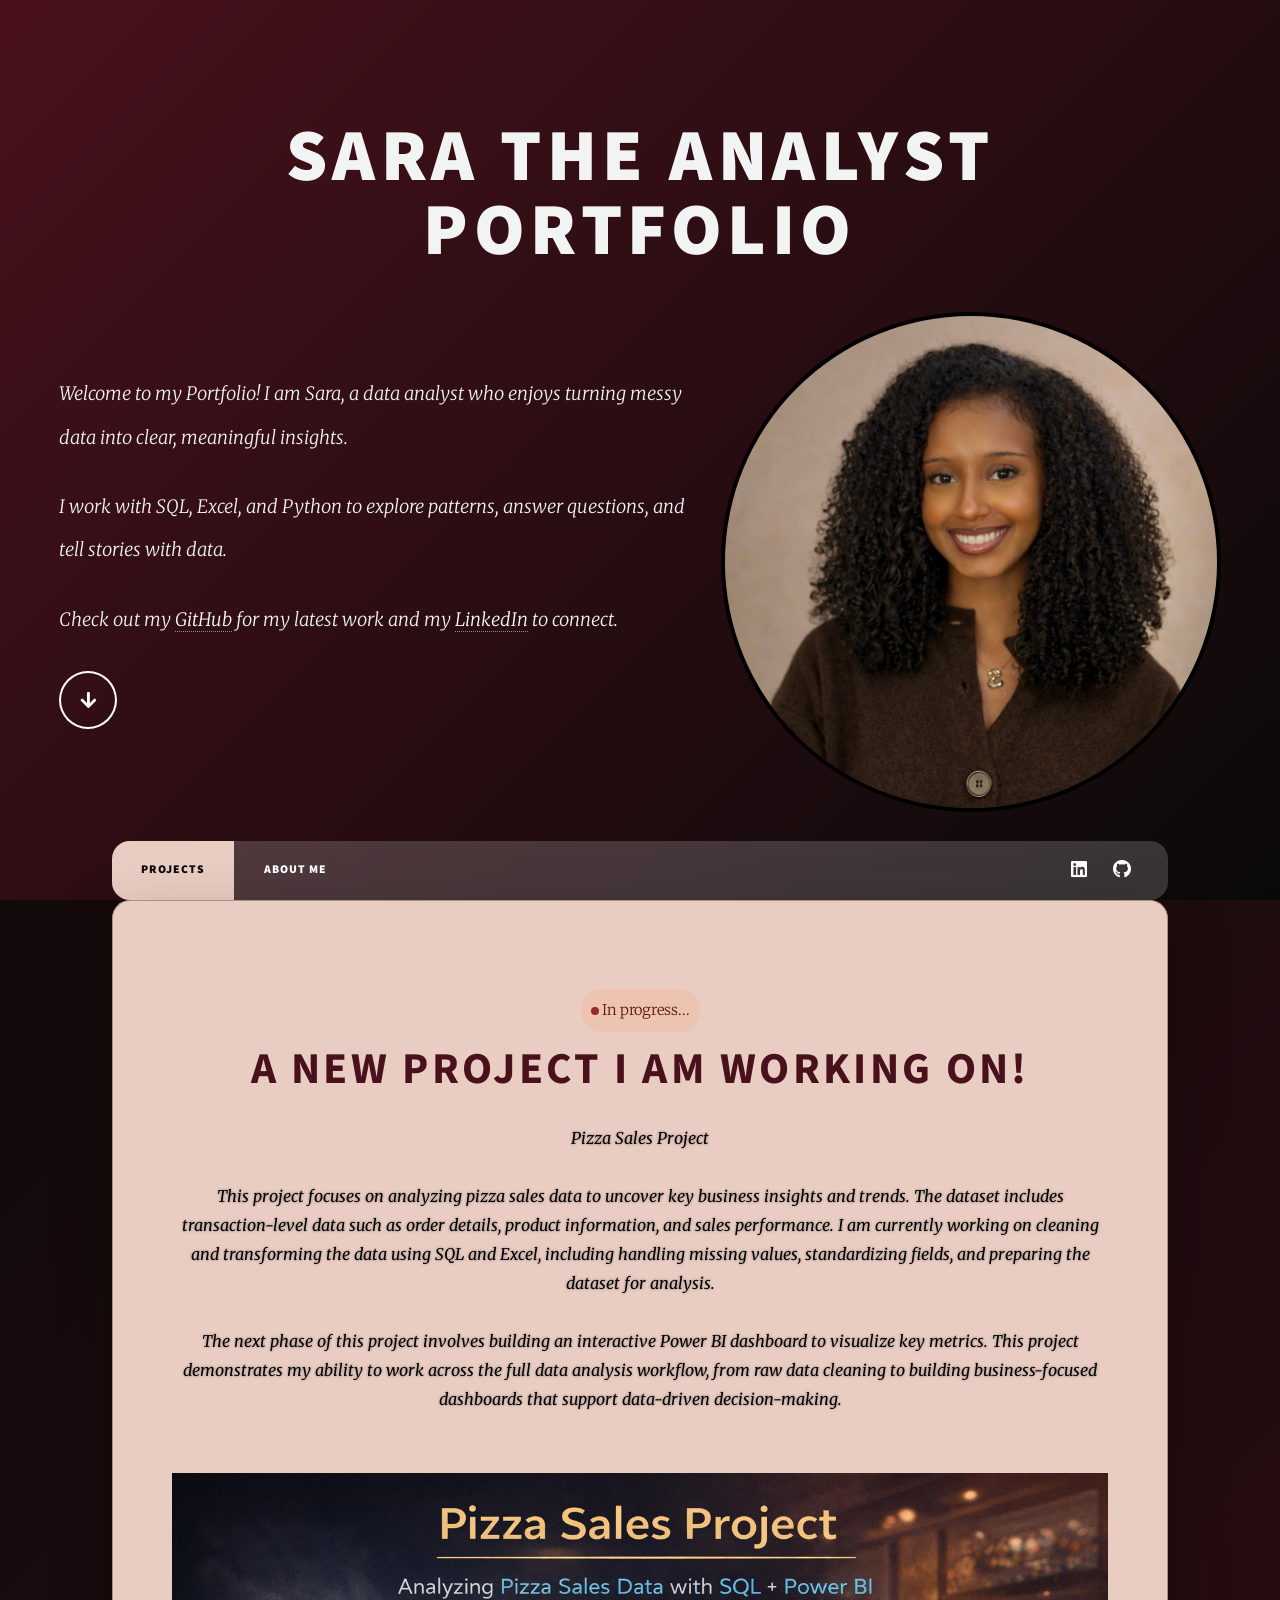
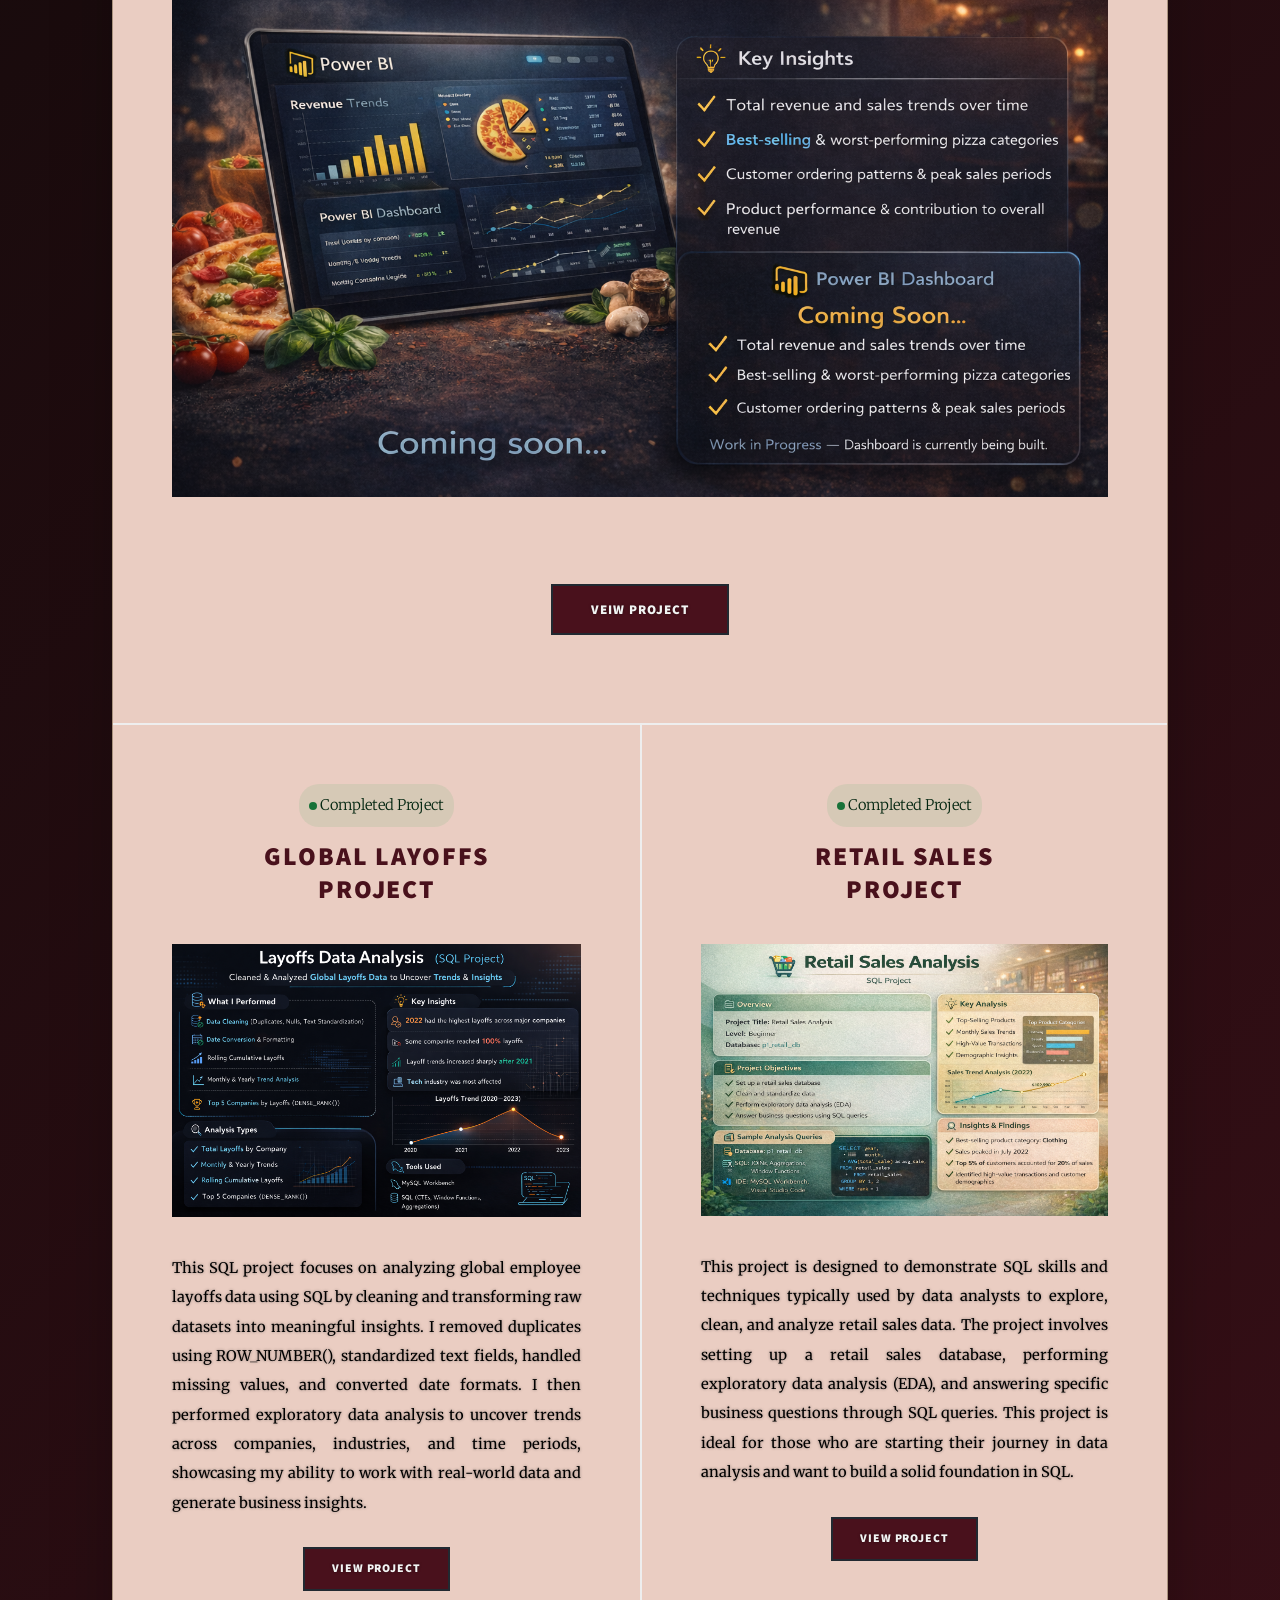
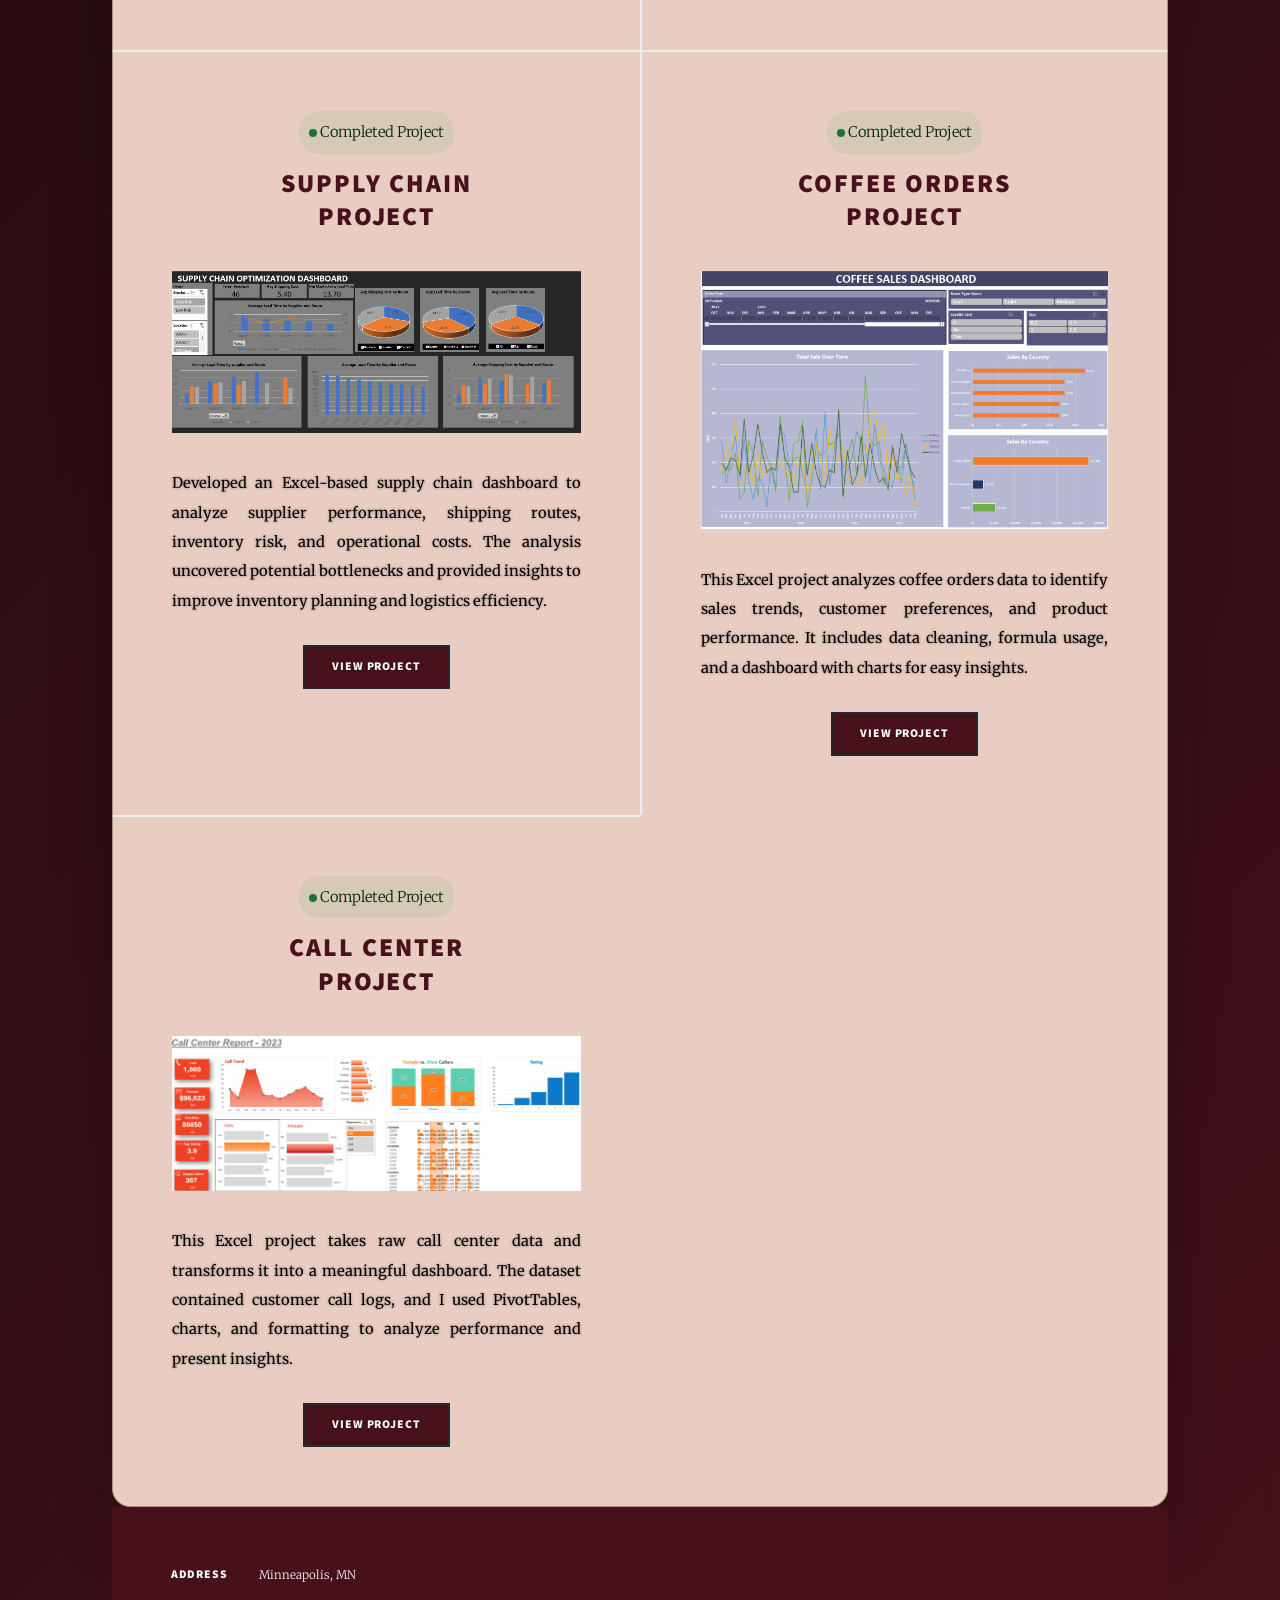
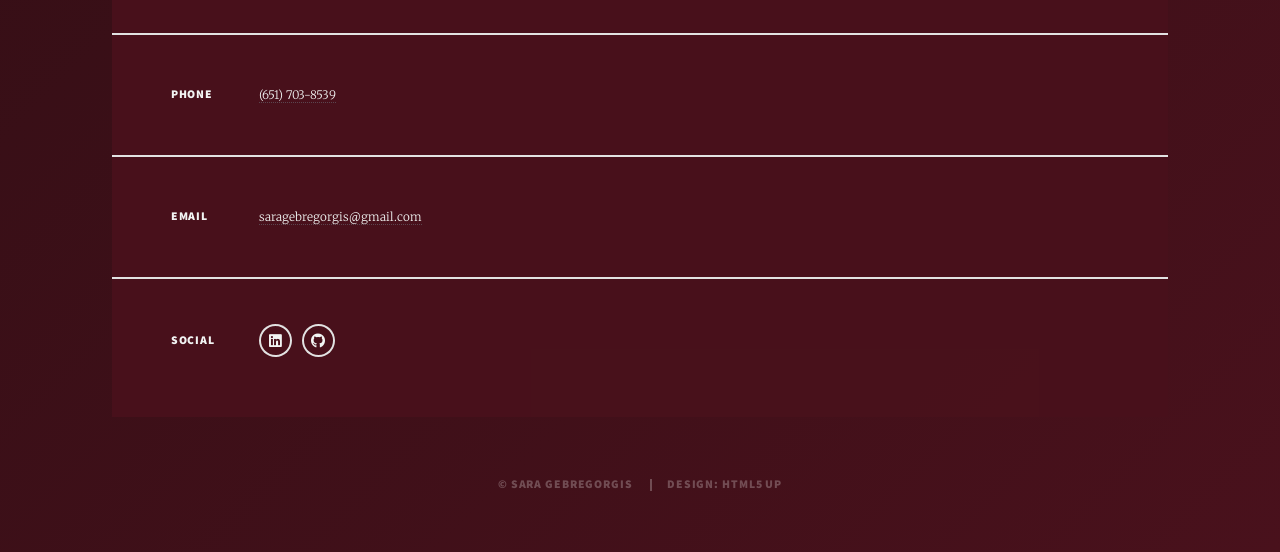
<file: index.html>
<!DOCTYPE HTML>
<!--
	Massively by HTML5 UP
	html5up.net | @ajlkn
	Free for personal and commercial use under the CCA 3.0 license (html5up.net/license)
-->
<html>
	<head>
		
		<title>Sara The Analyst Portfolio</title>
		<meta charset="utf-8" />
		<meta name="viewport" content="width=device-width, initial-scale=1, user-scalable=no" />
		<link rel="stylesheet" href="assets/css/main.css" />
		<link rel="stylesheet" href="assets/css/custom2.css" />
		<noscript><link rel="stylesheet" href="assets/css/noscript.css" /></noscript>
	</head>
	<body class="is-preload">

		<!-- Wrapper -->
		 <div id="wrapper" class="fade-in">
			<div id="intro">

  <!-- TITLE (full width on top) -->
  <h1 class="hero-title">Sara The Analyst Portfolio</h1>

  <!-- TWO-COLUMN ROW -->
  <div class="hero-row">

    <!-- LEFT: WELCOME TEXT -->
    <div class="hero-text">
      <p>
        Welcome to my Portfolio! I am Sara, a data analyst who enjoys turning messy data into clear, meaningful insights.
      </p>

      <p>
        I work with SQL, Excel, and Python to explore patterns, answer questions, and tell stories with data.
      </p>

      <p>
        Check out my <a href="https://github.com/SaraGGebregorgis" target="_blank">GitHub</a> for my latest work and my
        <a href="https://www.linkedin.com/in/sara-gebregorgis-30a691344/" target="_blank">LinkedIn</a> to connect.
      </p>

      <ul class="actions">
        <li><a href="#header" class="button icon solid solo fa-arrow-down scrolly">Continue</a></li>
      </ul>
    </div>

    <!-- RIGHT: CIRCLE PHOTO -->
    <div class="hero-photo">
      <img src="images/sarag.png" alt="Sara" />
    </div>

  </div>
</div>

				<!-- Header -->
					<header id="header">
						<a href="index.html" class="logo">Sara The Analyst Portfolio </a>
					</header>

				<!-- Nav -->
					<nav id="nav">
						<ul class="links">
							<li class="active"><a href="index.html">Projects</a></li>
							<li><a href="aboutme.html">About me</a></li>
				
						</ul>
						<ul class="icons">
							<li><a href="https://www.linkedin.com/in/sara-gebregorgis-30a691344/" class="icon brands fa-linkedin" target="_blank"><span class="label">LinkdIn</span></a></li>
							<li><a href="https://github.com/SaraGGebregorgis" class="icon brands alt fa-github" target="_blank"><span class="label">GitHub</span></a></li>
						</ul>
					</nav>

				<!-- Main -->
				 <div class="project-card">

					<div id="main">

						<!-- Featured Post -->
							<article class="post featured">
								<header class="major">
									

									<span class="updateproject progress">   In progress...</span>
									<h2><a href="https://github.com/SaraGGebregorgis/Pizza-Sales-project" target="_blank">A New Project I am working on!<br />
									</a></h2>
									<p class="project-subtitle">Pizza Sales Project</p>
									<p>This project focuses on analyzing pizza sales data to uncover key business insights and trends. The dataset includes transaction-level data such as order details, product information, and sales performance.

I am currently working on cleaning and transforming the data using SQL and Excel, including handling missing values, standardizing fields, and preparing the dataset for analysis. <br/> <br/>  The next phase of this project involves building an interactive Power BI dashboard to visualize key metrics.

This project demonstrates my ability to work across the full data analysis workflow, from raw data cleaning to building business-focused dashboards that support data-driven decision-making.</p>

									</p>
										
								</header>
								<a href="https://github.com/SaraGGebregorgis/Pizza-Sales-project" class="image fit" target="_blank"><img src="images/pizzasales.png" alt="" /></a>
								<ul class="actions special">
									<li><a href="https://github.com/SaraGGebregorgis/Pizza-Sales-project" class="button large" target="_blank">Veiw Project</a></li>
								</ul>
							</article>

						<!-- Posts -->
							<section class="posts">
								<article>
									<header>
										<span class="updateproject completed">   Completed Project</span>
										<h2><a href="https://github.com/SaraGGebregorgis/sql-layoffs-exploratory-analysis" target="_blank">Global Layoffs<br />
										 Project</a></h2>
									</header>
									<a href="https://github.com/SaraGGebregorgis/sql-layoffs-exploratory-analysis" class="image fit" target="_blank"><img src="images/layoffs.png" alt="" /></a>
									<p>This SQL project focuses on analyzing global employee layoffs data using SQL by cleaning and transforming raw datasets into meaningful insights. I removed duplicates using ROW_NUMBER(), standardized text fields, handled missing values, and converted date formats. I then performed exploratory data analysis to uncover trends across companies, industries, and time periods, showcasing my ability to work with real-world data and generate business insights.</p>
									<ul class="actions special">
										<li><a href="https://github.com/SaraGGebregorgis/sql-layoffs-exploratory-analysis" class="button" target="_blank">View Project</a></li>
									</ul>
								</article>

								<article>
									<header>
										<span class="updateproject completed">   Completed Project</span>
										<h2><a href="https://github.com/SaraGGebregorgis/sql_retail_sales" target="_blank">Retail Sales<br />
										 Project</a></h2>
									</header>
									<a href="https://github.com/SaraGGebregorgis/sql_retail_sales" class="image fit" target="_blank"><img src="images/retailsale.png" alt="" /></a>
									<p>This project is designed to demonstrate SQL skills and techniques typically used by data analysts to explore, clean, and analyze retail sales data. The project involves setting up a retail sales database, performing exploratory data analysis (EDA), and answering specific business questions through SQL queries. This project is ideal for those who are starting their journey in data analysis and want to build a solid foundation in SQL.</p>
									<ul class="actions special">
										<li><a href="https://github.com/SaraGGebregorgis/sql_retail_sales" class="button" target="_blank">View Project</a></li>
									</ul>
								</article>
								<article>
									<header>
										<span class="updateproject completed">   Completed Project</span>
										<h2><a href="https://github.com/SaraGGebregorgis/Supply-Chain-Optimization-Fashion-brand" target="_blank">Supply Chain <br /> Project
										</a></h2>
									</header>
									<a href="https://github.com/SaraGGebregorgis/Supply-Chain-Optimization-Fashion-brand" class="image fit" target="_blank"><img src="images/supplychain.png" alt="" /></a>
									<p>Developed an Excel-based supply chain dashboard to analyze supplier performance, shipping routes, inventory risk, and operational costs. The analysis uncovered potential bottlenecks and provided insights to improve inventory planning and logistics efficiency.</p>
									<ul class="actions special">
										<li><a href="https://github.com/SaraGGebregorgis/Supply-Chain-Optimization-Fashion-brand" class="button" target="_blank">View Project</a></li>
									</ul>
								</article>
								<article>
									<header>
										<span class="updateproject completed">   Completed Project</span>
										<h2><a href="https://github.com/SaraGGebregorgis/Coffee-Orders-Project" target="_blank">Coffee Orders <br /> Project
										</a></h2>
									</header>
									<a href="https://github.com/SaraGGebregorgis/Coffee-Orders-Project" class="image fit" target="_blank"><img src="images/coffee.png" alt="" /></a>
									<p>This Excel project analyzes coffee orders data to identify sales trends, customer preferences, and product performance.
It includes data cleaning, formula usage, and a dashboard with charts for easy insights.</p>
									<ul class="actions special">
										<li><a href="https://github.com/SaraGGebregorgis/Coffee-Orders-Project" class="button" target="_blank">View Project</a></li>
									</ul>
								</article>
								<article>
									<header>
										<span class="updateproject completed">   Completed Project</span>
										<h2><a href="https://github.com/SaraGGebregorgis/Call-Center-Project?tab=readme-ov-file#call-center-project-" target="_blank">Call Center <br /> Project
										</a></h2>
									</header>
									<a href="https://github.com/SaraGGebregorgis/Call-Center-Project?tab=readme-ov-file#call-center-project-" class="image fit" target="_blank"><img src="images/callcenter.png" alt="" /></a>
									<p>This Excel project takes raw call center data and transforms it into a meaningful dashboard.
The dataset contained customer call logs, and I used PivotTables, charts, and formatting to analyze performance and present insights.</p>
									<ul class="actions special">
										<li><a href="https://github.com/SaraGGebregorgis/Call-Center-Project?tab=readme-ov-file#call-center-project-" class="button" target="_blank">View Project</a></li>
									</ul>
								
								</article>
								</section>
								</div>
								
							
								<!-- Footer -->
								<footer id="footer">
						
						<section class="split contact">
							<section class="alt">
								<h3>Address</h3>
								<p>Minneapolis, MN<br /></p>
							</section>
							<section>
								<h3>Phone</h3>
								<p><a href="#">(651) 703-8539</a></p>
							</section>
							<section>
								<h3>Email</h3>
								<p><a href="#">saragebregorgis@gmail.com</a></p>
							</section>
							<section>
								<h3>Social</h3>
								<ul class="icons alt">
									<li><a href="https://www.linkedin.com/in/sara-gebregorgis-30a691344/" class="icon brands fa-linkedin" target="_blank"><span class="label">LinkdIn</span></a></li>
									<li><a href="https://github.com/SaraGGebregorgis" class="icon brands alt fa-github" target="_blank"><span class="label">GitHub</span></a></li>
								</ul>
							</section>
						</section>
					</footer>
				

				<!-- Copyright -->
				
					<div id="copyright">
 					 <ul>
    				<li>&copy; Sara Gebregorgis</li>
    				<li>Design: HTML5 UP</li>
  					</ul>
					</div>

			

		<!-- Scripts -->
			<script src="assets/js/jquery.min.js"></script>
			<script src="assets/js/jquery.scrollex.min.js"></script>
			<script src="assets/js/jquery.scrolly.min.js"></script>
			<script src="assets/js/browser.min.js"></script>
			<script src="assets/js/breakpoints.min.js"></script>
			<script src="assets/js/util.js"></script>
			<script src="assets/js/main.js"></script>

	</body>
</html>
</file>
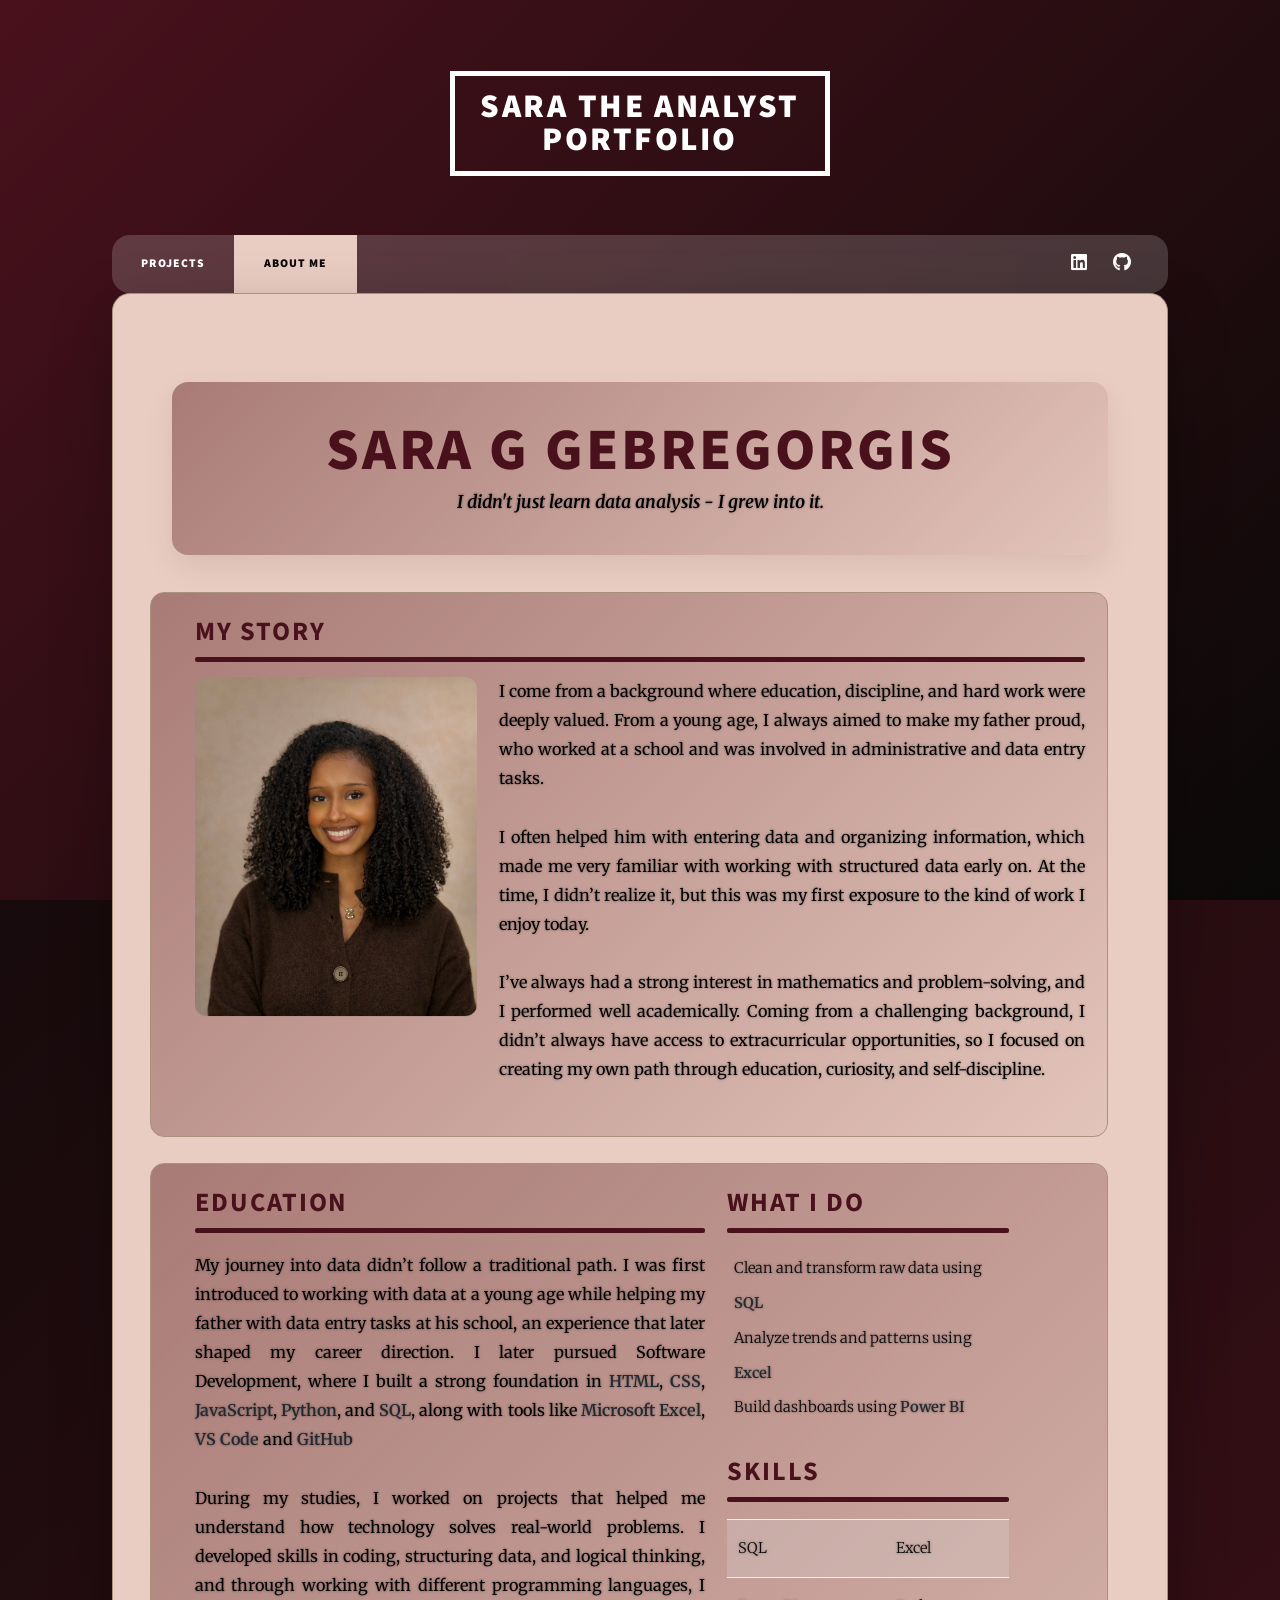
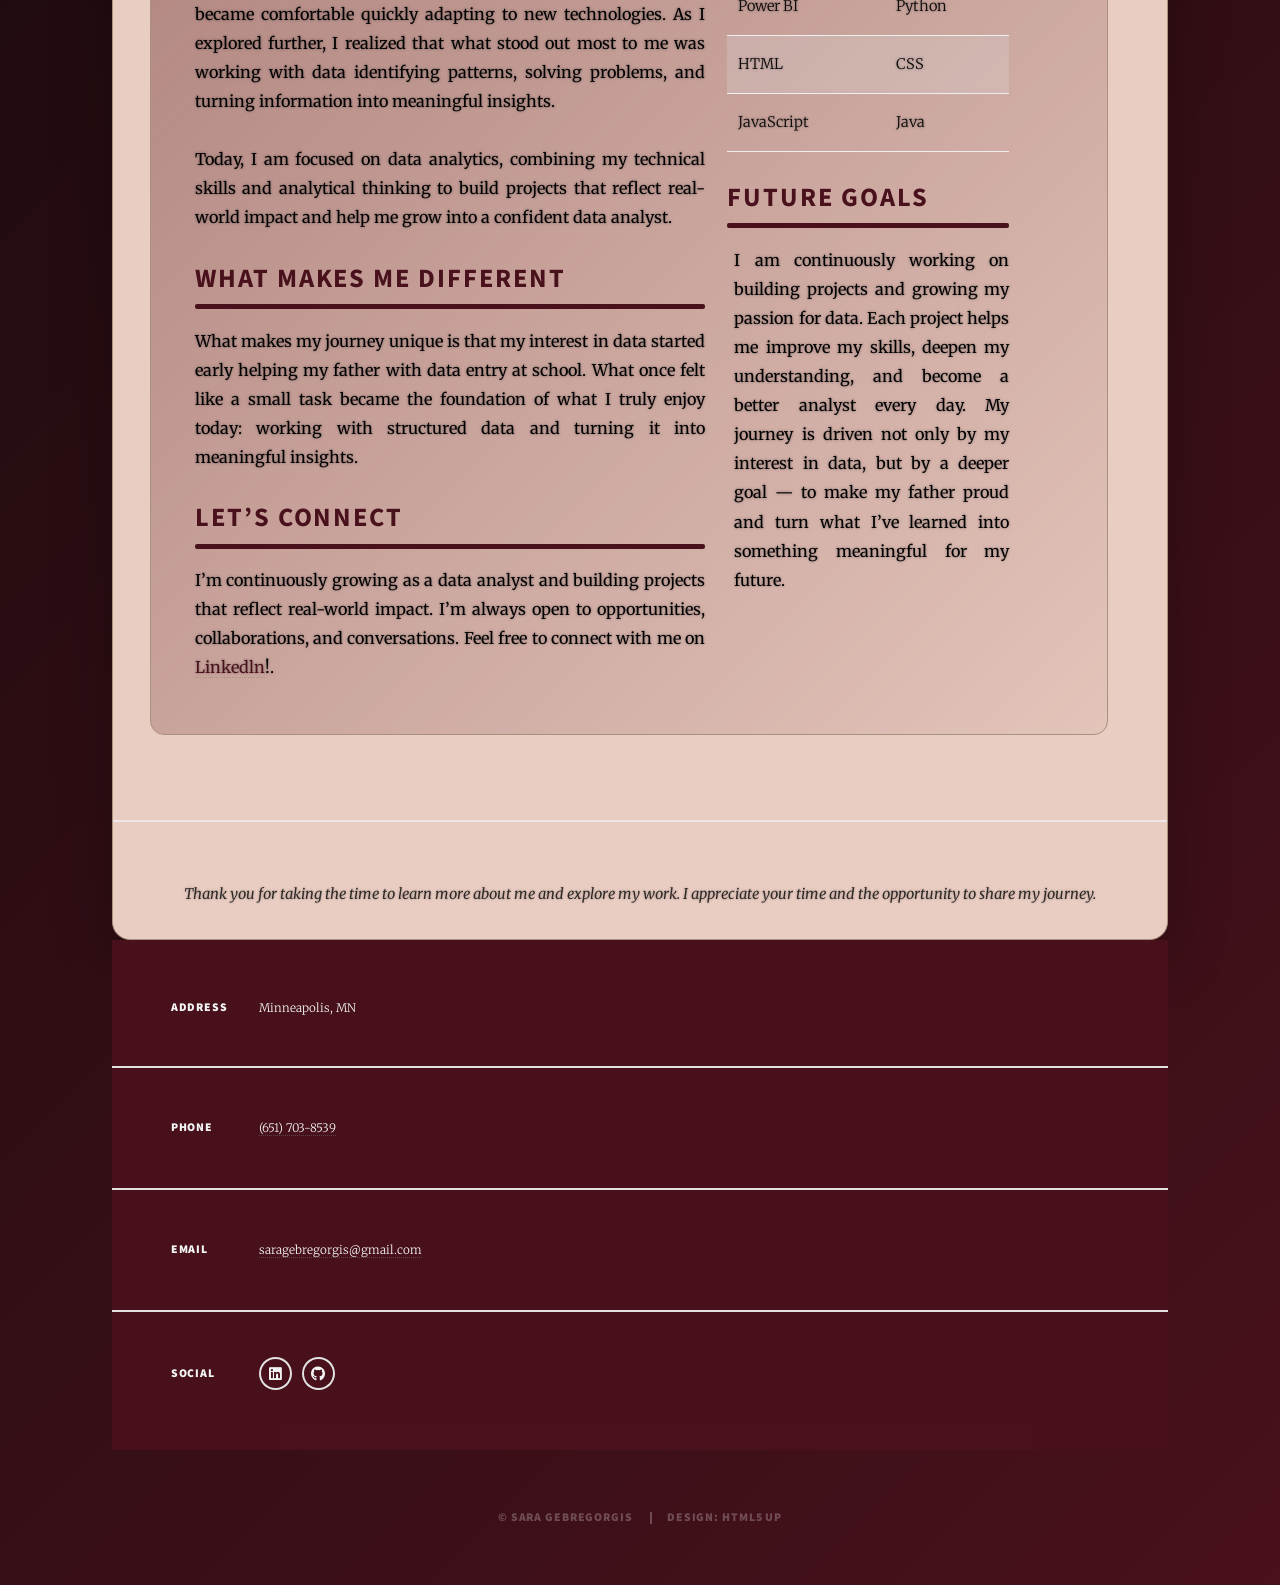
<file: aboutme.html>
<!DOCTYPE HTML>
<!--
	Massively by HTML5 UP
	html5up.net | @ajlkn
	Free for personal and commercial use under the CCA 3.0 license (html5up.net/license)
-->
<html>
	<head>
		<title>Sara The Analyst Portfolio</title>
		<meta charset="utf-8" />
		<meta name="viewport" content="width=device-width, initial-scale=1, user-scalable=no" />
		<link rel="stylesheet" href="assets/css/main.css" />
		<link rel="stylesheet" href="assets/css/custom2.css" />
		<noscript><link rel="stylesheet" href="assets/css/noscript.css" /></noscript>
	</head>
	<body class="is-preload about-page">

		<!-- Wrapper -->
		<div id="wrapper">

			<!-- Header -->
			<header id="header">
				<a href="index.html" class="logo">Sara The Analyst <br/> Portfolio</a>
			</header>

			<!-- Nav -->
			<nav id="nav">
				<ul class="links">
					<li><a href="index.html">Projects</a></li>
					<li class="active"><a href="aboutme.html">About me</a></li>
				</ul>
				<ul class="icons">
					<li><a href="https://www.linkedin.com/in/sara-gebregorgis-30a691344/" class="icon brands fa-linkedin" target="_blank"><span class="label">LinkdIn</span></a></li>
					<li><a href="https://github.com/SaraGGebregorgis" class="icon brands alt fa-github" target="_blank"><span class="label">GitHub</span></a></li>
				</ul>
			</nav>

			<!-- Main -->
			<div id="main">

				<!-- ABOUT ME -->
				<section class="post about-card">
				<!-- HERO (matches the screenshot vibe) -->
					<header class="major">
						<h1 style="margin-bottom: 0.25rem;"> Sara G Gebregorgis</h1>
						
						
						<p style="margin: 0;">
  							<em style="font-weight: 600; font-size: 1.2rem;">
    							I didn't just learn data analysis - I grew into it.
  							</em>
						</p>
					</header>
    
					<div class="row" style="align-items: flex-start;">

  					<div class="col-12">
    				<h2 style="margin-bottom: 1rem;">My Story</h2>
  						</div>
						<div class="col-4 col-14-small">
							<span class="image fit">
								<!-- Replace with your headshot path -->
								 
								<a href="https://www.linkedin.com/in/sara-gebregorgis-30a691344/" target="_blank">
  									<img src="images/sarag.png" alt="Sara Gebregorgis" />
</a>								
							</span>
						</div>
								
						<div class="col-8 col-12-small">
							
								
							<p>
								
								I come from a background where education, discipline, and hard work
								were deeply valued. From a young age, I always aimed to make my father proud, who worked at a school and was
								involved in administrative and data entry tasks.
							
							</p>

							<p>
								I often helped him with entering data and organizing information, which made me very familiar with working with
								structured data early on. At the time, I didn’t realize it, but this was my first exposure to the kind of work
								I enjoy today.
							</p>

							<p>
								I’ve always had a strong interest in mathematics and problem-solving, and I performed well academically.
								Coming from a challenging background, I didn’t always have access to extracurricular opportunities, so I focused
								on creating my own path through education, curiosity, and self-discipline.
							</p>
							
						</div>
					</div>

					<!-- BOTTOM: LEFT CONTENT + RIGHT SIDEBAR (What I Do / Skills / Goals) -->
					<div class="row" style="align-items: flex-start;">

						<!-- LEFT COLUMN -->
						<div class="col-7 col-12-medium">

							<h2 style="margin-top: 0;">Education</h2>

							<p>
  My journey into data didn’t follow a traditional path. I was first introduced to working with data at a young age while helping my father with data entry tasks at his school, an experience that later shaped my career direction. 
  I later pursued Software Development, where I built a strong foundation in <strong>HTML</strong>, <strong>CSS</strong>, <strong>JavaScript</strong>,
								<strong>Python</strong>, and <strong>SQL</strong>, 
  along with tools like <strong>Microsoft Excel</strong>, <strong>VS Code</strong> and <strong>GitHub</strong>
</p>

<p>
  During my studies, I worked on projects that helped me understand how technology solves real-world problems. 
  I developed skills in coding, structuring data, and logical thinking, and through working with different programming languages, 
  I became comfortable quickly adapting to new technologies. As I explored further, I realized that what stood out most to me 
  was working with data  identifying patterns, solving problems, and turning information into meaningful insights.
</p>

<p>
  Today, I am focused on data analytics, combining my technical skills and analytical thinking to build projects 
  that reflect real-world impact and help me grow into a confident data analyst.
</p>

							<h2>What Makes Me Different</h2>

							<p>
								What makes my journey unique is that my interest in data started early  helping my father with data entry at school.
								What once felt like a small task became the foundation of what I truly enjoy today: working with structured
								data and turning it into meaningful insights.
							</p>

							<h2>Let’s Connect</h2>
							<p>
  								I’m continuously growing as a data analyst and building projects that reflect real-world impact.
  								I’m always open to opportunities, collaborations, and conversations. Feel free to connect with me on <a href="https://www.linkedin.com/in/sara-gebregorgis-30a691344/">Linkedln</a>!.
							</p>

						</div>
						

						<!-- RIGHT COLUMN (SIDEBAR STYLE) -->
						<div class="col-4 col-12-medium">

							<h2 style="margin-top: 0;">What I Do</h2>
							<ul>
								<li>Clean and transform raw data using <strong>SQL</strong></li>
								<li>Analyze trends and patterns using <strong>Excel</strong></li>
								<li>Build dashboards using <strong>Power BI</strong></li>
							</ul>

							<h2>Skills</h2>
							<table>
 							 <tr>
    						<td>SQL</td>
    						<td>Excel</td>
  							</tr>
  							<tr>
    						<td>Power BI</td>
    						<td>Python</td>
  							</tr>
  							<tr>
    						<td>HTML</td>
    						<td>CSS</td>
  							</tr>
  							<tr>
    						<td>JavaScript</td>
							<td>Java</td>
    						
  </tr>
</table>

						<h2>Future Goals</h2>
							<ul>
								<li>
									 <p>
  										I am continuously working on building projects and growing my passion for data.
  										Each project helps me improve my skills, deepen my understanding, and become a better analyst every day.
										My journey is driven not only by my interest in data, but by a deeper goal — to make my father proud
  										and turn what I’ve learned into something meaningful for my future.
									</p>
								</li>
							</ul>

						</div>
					</div>
					</section>
				<p class="closing-message">
								Thank you for taking the time to learn more about me and explore my work. I appreciate your time and the opportunity
								to share my journey.
							</p>
				

  

			</div>
			

			<!-- Footer -->
			<footer id="footer">
				<section class="split contact">
					<section class="alt">
						<h3>Address</h3>
						<p>Minneapolis, MN<br /></p>
					</section>
					<section>
						<h3>Phone</h3>
						<p><a href="#">(651) 703-8539</a></p>
					</section>
					<section>
						<h3>Email</h3>
						<p><a href="#">saragebregorgis@gmail.com</a></p>
					</section>
					<section>
						<h3>Social</h3>
						<ul class="icons alt">
							<li><a href="https://www.linkedin.com/in/sara-gebregorgis-30a691344/" class="icon brands fa-linkedin" target="_blank"><span class="label">LinkdIn</span></a></li>
							<li><a href="https://github.com/SaraGGebregorgis" class="icon brands alt fa-github" target="_blank"><span class="label">GitHub</span></a></li>
						</ul>
					</section>
				</section>
			</footer>

			<!-- Copyright -->
			<div id="copyright">
				<ul>
					<li>&copy; Sara Gebregorgis</li>
					<li>Design: HTML5 UP</li>
				</ul>
			</div>

		</div>

		<!-- Scripts -->
		<script src="assets/js/jquery.min.js"></script>
		<script src="assets/js/jquery.scrollex.min.js"></script>
		<script src="assets/js/jquery.scrolly.min.js"></script>
		<script src="assets/js/browser.min.js"></script>
		<script src="assets/js/breakpoints.min.js"></script>
		<script src="assets/js/util.js"></script>
		<script src="assets/js/main.js"></script>

	</body>
</html>
</file>
<file: assets/css/custom2.css>
/* ==========================================================
   CUSTOM THEME (Your Color Palette Applied)
========================================================== */

/* ===== COLOR VARIABLES ===== */
:root {
  --black: #0a0908ff;
  --night-bordeaux: #49111cff;
  --white-smoke: #f2f4f3ff;
  --dusty-taupe: #a9927dff;
  --stone-brown: #5e503fff;
}

/* ===== REMOVE DEFAULT BACKGROUND ===== */
html, body {
  background: none !important;
}

body:before,
body:after {
  background: none !important;
}

#bg,
#bg:before,
#bg:after {
  background: none !important;
}

/* ===== BACKGROUND ===== */
#wrapper {
  min-height: 100vh;
  background: linear-gradient(135deg, var(--black), var(--night-bordeaux)) !important;
}

/* OVERRIDE Massively background layer */
#wrapper > .bg {
  background-image: none !important;
  background: linear-gradient(135deg, var(--night-bordeaux), var(--black)) !important;
}

/* ===== MAIN PANEL ===== */
#main {
  background: #eacdc2ff !important; /* white-smoke */
  border: 1px solid var(--dusty-taupe);
  border-radius: 18px;
  box-shadow: 0 20px 60px rgba(0, 0, 0, 0.25);
}

#main > .inner {
  padding: 2.2rem !important;
}


/* ===== TEXT ===== */
#main, #main p, #main li {
  color: var(--black) !important;
}

#main h1, 
#main h2, 
#main h3 {
  color: var(--night-bordeaux) !important;
}

/* Links */
#main a {
  color: var(--night-bordeaux) !important;
  border-bottom-color: var(--dusty-taupe) !important;
}

#main a:hover {
  color: var(--stone-brown) !important;
}




/* STRONG HOVER EFFECT */
/* ===== PROJECT CARDS ===== */
.box {
  background: rgba(242, 244, 243, 0.9) !important;
  border: 1px solid var(--dusty-taupe) !important;

  border-radius: 25px;
  padding: 1.6rem !important;
  margin-bottom: 2rem !important;

  box-shadow: 0 12px 30px rgba(0,0,0,0.15);
  transition: all 0.4s ease;
}

.box:hover {
  transform: translateY(6px);
  box-shadow: 0 20px 45px rgba(0,0,0,0.25);
  border-color: (var(--stone-brown)) !important;
  
}

/* Make parent allow layering */
.posts {
  position: relative;
}

/* Base state */
.posts article {
  transition: all 0.35s ease;
  position: relative;
  z-index: 1;
}

/* When hovering container → dim others */
.posts:hover article {
  opacity: 0.9;
  transform: scale(0.98);
}

/* Hovered card pops OUT */
.posts article:hover {
  opacity: 1 !important;
  transform: scale(1.05) translateY(-10px);
  z-index: 10; /* comes above others */

  box-shadow: 0 25px 60px rgba(0,0,0,0.4);
  border-radius: 18px;
}



/* ===== IMAGES ===== */
.box img {
  width: 100%;
  border-radius: 25px;
  margin-bottom: 18px;
}


/* ===== BUTTONS ===== */
.box .button,
#main .button {
  background: var(--night-bordeaux) !important;
  color: var(--white-smoke) !important;
  border: none !important;

}

.box .button:hover {
  background: var(--stone-brown) !important;
  color: var(--white-smoke) !important;
}

/* FIX button hover text color */
.button:hover,
.box .button:hover,
#main .button:hover {
  color: var(--dusty-taupe) !important; /* keep text same */
  opacity: 1 !important; /* prevent fading */
}




/* ===== SPACING ===== */
.box .actions {
  margin-top: 25px !important;
}


/* ===== INTRO ===== */
#intro h1,
#intro p {
  color: var(--white-smoke) !important;
}


/* ===== FOOTER ===== */
#footer {
  background: rgba(73, 17, 28, 0.95) !important; /* night-bordeaux */
}

#footer h3 {
  color: var(--white-smoke) !important;
}

#footer p,
#footer a {
  color: var(--white-smoke) !important;
}


/* ===== NAV ===== */
#nav {
  border-radius: 18px;
}
/* ACTIVE NAV TAB COLOR */
#nav ul.links li.active {
  background-color: #eacdc2ff !important;
}

/* Text color inside active tab */
#nav ul.links li.active a {
  color: #0a0908ff !important; /* black */
}


/* ===== RESPONSIVE ===== */
@media (max-width: 980px) {
  #main > .inner {
    padding: 1.2rem !important;
  }
}

/* PROJECT DESCRIPTION TEXT */
.post p {
  color: #0a0908ff !important; /* your black */
  font-size: 1.1rem !important; /* slightly bigger */
  line-height: 1.8 !important; /* more readable */
}

/* Make ONLY the featured project title bigger */
.post.featured h2 {
  font-size: 3rem !important;
}

.project-subtitle {
  font-size: 2rem;
  font-weight: 700;
  color: black; /* optional */
}







/* Intro layout: title top, text left, photo right */
#intro { text-align: left; }

#intro .hero-title {
  text-align: center;
  margin-bottom: 3rem;
}

#intro .hero-row {
  display: flex;
  align-items: center;
  justify-content: space-between;
  gap: 1rem;
}

#intro .hero-text {
  flex: 1;
  max-width: 1000px;
  margin-top: 2%;
}

#intro .hero-photo {
  flex: 0 0 260px;
  display: flex;
  justify-content: center;
}

#intro .hero-photo img {
  width: 500px;
  height: 500px;
  border-radius: 50%;
  object-fit: cover;
  border: 4px solid rgba(1, 1, 1, 0.9);
}

/* Mobile */
@media (max-width: 768px) {
  #intro { text-align: center; }
  #intro .hero-row { flex-direction: column-reverse; }
  #intro .hero-text { max-width: 100%; }
}

/* FORCE LEFT ALIGN (override template) */
#intro,
#intro p {
  text-align: left !important;
}

/* keep title centered */
#intro .hero-title {
  text-align: center !important;
}


/* ===== ABOUT PAGE CARD SYSTEM ===== */


/* Stronger hover */
/* Apply hover only to sections, not layout */
.post section:hover {
  transform: translateY(-6px) scale(1);
  box-shadow: 0 22px 55px rgba(0,0,0,0.22);
  border-radius: 12px;
  transition: 0.3s ease;
}



.post .image.fit img {
  box-shadow: 0 14px 40px rgba(0,0,0,0.18);
  transition: transform 0.25s ease, box-shadow 0.25s ease;
}

.post .image.fit img:hover {
  transform: scale(1.03);
  box-shadow: 0 24px 65px rgba(0,0,0,0.28);
}



/* ===== SIDEBAR MINI CARDS ===== */


.col-5.col-12-medium > ul:hover,
.col-5.col-12-medium > table:hover {
  transform: translateY(-5px);
  box-shadow: 0 18px 45px rgba(0,0,0,0.18);
  border-radius: 2%;
}

/* ===== SKILLS TABLE CLEAN GRID ===== */
.col-5.col-12-medium table {
  width: 100%;
  border-collapse: separate;
  border-spacing: 10px;
  
}

.col-5.col-12-medium table td {
  background: rgba(234, 205, 194, 0.7);
  border: 1px solid rgba(4, 4, 4, 0.25);
  border-radius: 12px;
  padding: 0.7rem 0.8rem;
  font-weight: 600;
  color: #0a0908ff;
  text-align: center;
  
}

#main .post p {
  color: black !important;   /* deeper bordeaux */
  font-size: 1.5rem;
  line-height: 1.85;
  font-weight: 500;
}

/* SECTION TITLES (My Story, Education, etc.) */
.post h2 {
  font-size: 1.8rem;            /* bigger */
  font-weight: 700;
  color: #49111c;               /* your dark tone */
  margin-bottom: 1.2rem;
  position: relative;
}

/* Light line ONLY on About page */
.about-page .post h2::after {
  content: "";
  display: block;
              /* pick a number */
  height: 5px;
  background: #49111cff;
  margin-top: 8px;
  border-radius: 2px;
}

.about-page header.major h1 {
  font-weight: 800;
  letter-spacing: 3px;
  position: relative;
  display: inline-block;
}

/* ONLY About page header box */
.about-page header.major {
  border: px solid #49111c;
  border-radius: 16px;
  padding: 2.5rem 1.5rem;
  margin-bottom: 2.5rem;
  text-align: center;

  /* NEW */
  background: linear-gradient(
    135deg,
    rgba(125, 68, 68, 0.6),
    rgba(88, 32, 43, 0.05)
  );

  box-shadow: 0 12px 30px rgba(0, 0, 0, 0.08);
  backdrop-filter: blur(6px);

  position: relative;
  overflow: hidden;
}




/* ===== ABOUT PAGE: TURN OFF ZOOM HOVER ON CONTENT BLOCKS ===== */
#main .post header.major:hover,

#main .post .col-5.col-12-medium > ul:hover,
#main .post .col-5.col-12-medium > table:hover,
#main .post .col-5.col-12-medium > h2:hover {
  transform: none !important;
  box-shadow: none !important;
}


/* ONE BIG HOVER CARD FOR ABOUT PAGE */
.about-card {
  transition: all 0.3s ease;
  border-radius: 16px;
}

.about-card:hover {
  transform: translateY(-8px) scale(1.01);
  box-shadow: 0 30px 70px rgba(0,0,0,0.25);
}

.closing-message {
  text-align: center;
  margin-top: 2rem;
  font-style: italic;
  opacity: 0.8;
}


/* ===== SECTION CARDS ===== */
.post > h2,
.post .row {
  background: linear-gradient(
    135deg,
    rgba(125, 68, 68, 0.6),
    rgba(88, 32, 43, 0.05));
  
  border: 1.5px solid #a9927dff; /* dusty taupe */
  border-radius: 14px;
  padding: 1.5rem;
  margin-bottom: 1.8rem;

  transition: all 0.3s ease;
}

/* Remove bullets from all lists in About page */
.post ul {
  list-style: none !important;
  padding-left: 0 !important;
  margin-left: 0 !important;
}

/* ===== STRONGER PARAGRAPH TEXT (ALL PAGES) ===== */
#main p {
  color: black !important;   /* darker brown/black */
  font-weight: 400 !important; /* slightly bold */
  line-height: 2;
}


#main p,
#main li,
#main td {
  text-shadow: 0 0 3px rgba(0,0,0,0.4);
}
</file>
<file: assets/css/main.css>
@import url(fontawesome-all.min.css);
@import url("https://fonts.googleapis.com/css?family=Merriweather:300,700,300italic,700italic|Source+Sans+Pro:900");

/*
	Massively by HTML5 UP
	html5up.net | @ajlkn
	Free for personal and commercial use under the CCA 3.0 license (html5up.net/license)
*/

html, body, div, span, applet, object,
iframe, h1, h2, h3, h4, h5, h6, p, blockquote,
pre, a, abbr, acronym, address, big, cite,
code, del, dfn, em, img, ins, kbd, q, s, samp,
small, strike, strong, sub, sup, tt, var, b,
u, i, center, dl, dt, dd, ol, ul, li, fieldset,
form, label, legend, table, caption, tbody,
tfoot, thead, tr, th, td, article, aside,
canvas, details, embed, figure, figcaption,
footer, header, hgroup, menu, nav, output, ruby,
section, summary, time, mark, audio, video {
	margin: 0;
	padding: 0;
	border: 0;
	font-size: 100%;
	font: inherit;
	vertical-align: baseline;}

article, aside, details, figcaption, figure,
footer, header, hgroup, menu, nav, section {
	display: block;}

body {
	line-height: 1;
}

ol, ul {
	list-style: none;
}

blockquote, q {
	quotes: none;
}

	blockquote:before, blockquote:after, q:before, q:after {
		content: '';
		content: none;
	}

table {
	border-collapse: collapse;
	border-spacing: 0;
}

body {
	-webkit-text-size-adjust: none;
}

mark {
	background-color: transparent;
	color: inherit;
}

input::-moz-focus-inner {
	border: 0;
	padding: 0;
}

input, select, textarea {
	-moz-appearance: none;
	-webkit-appearance: none;
	-ms-appearance: none;
	appearance: none;
}

/* Basic */

	@-ms-viewport {
		width: device-width;
	}

	body {
		-ms-overflow-style: scrollbar;
	}

	@media screen and (max-width: 480px) {

		html, body {
			min-width: 320px;
		}

	}

	html {
		box-sizing: border-box;
	}

	*, *:before, *:after {
		box-sizing: inherit;
	}

	body {
		background-color: #1e252d;
	}

		body.is-preload *, body.is-preload *:before, body.is-preload *:after {
			-moz-animation: none !important;
			-webkit-animation: none !important;
			-ms-animation: none !important;
			animation: none !important;
			-moz-transition: none !important;
			-webkit-transition: none !important;
			-ms-transition: none !important;
			transition: none !important;
		}

/* Type */

	html {
		font-size: 16pt;
	}

		@media screen and (max-width: 1680px) {

			html {
				font-size: 12pt;
			}

		}

		@media screen and (max-width: 1280px) {

			html {
				font-size: 11pt;
			}

		}

		@media screen and (max-width: 360px) {

			html {
				font-size: 10pt;
			}

		}

	body {
		color: #212931;
	}

	body, input, select, textarea {
		font-family: "Merriweather", Georgia, serif;
		font-weight: 300;
		font-size: 1rem;
		line-height: 2.375;
	}

	a {
		-moz-transition: color 0.2s ease-in-out, background-color 0.2s ease-in-out, border-color 0.2s ease-in-out, box-shadow 0.2s ease-in-out;
		-webkit-transition: color 0.2s ease-in-out, background-color 0.2s ease-in-out, border-color 0.2s ease-in-out, box-shadow 0.2s ease-in-out;
		-ms-transition: color 0.2s ease-in-out, background-color 0.2s ease-in-out, border-color 0.2s ease-in-out, box-shadow 0.2s ease-in-out;
		transition: color 0.2s ease-in-out, background-color 0.2s ease-in-out, border-color 0.2s ease-in-out, box-shadow 0.2s ease-in-out;
		border-bottom: dotted 1px;
		text-decoration: none;
	}

		a:hover {
			border-bottom-color: transparent;
		}

	strong, b {
		font-weight: 600;
	}

	em, i {
		font-style: italic;
	}

	p {
		text-align: justify;
		margin: 0 0 2rem 0;
	}

	h1, h2, h3, h4, h5, h6 {
		font-family: "Source Sans Pro", Helvetica, sans-serif;
		font-weight: 900;
		line-height: 1.5;
		letter-spacing: 0.075em;
		text-transform: uppercase;
		margin: 0 0 1rem 0;
	}

		h1 a, h2 a, h3 a, h4 a, h5 a, h6 a {
			border-bottom: 0;
			color: inherit;
			text-decoration: none;
		}

	h1 {
		font-size: 4rem;
		line-height: 1.1;
		margin: 0 0 2rem 0;
	}

	h2 {
		font-size: 1.75rem;
		line-height: 1.3;
		margin: 0 0 1.5rem 0;
	}

	h3 {
		font-size: 1.25rem;
		margin: 0 0 1.5rem 0;
	}

	h4 {
		font-size: 1rem;
	}

	h5 {
		font-size: 0.9rem;
	}

	h6 {
		font-size: 0.8rem;
	}

	sub {
		font-size: 0.8rem;
		position: relative;
		top: 0.5rem;
	}

	sup {
		font-size: 0.8rem;
		position: relative;
		top: -0.5rem;
	}

	blockquote {
		border-left: solid 4px;
		font-style: italic;
		margin: 0 0 2rem 0;
		padding: 0.5rem 0 0.5rem 2rem;
	}

	code {
		border: solid 2px;
		font-family: "Courier New", monospace;
		font-size: 0.9rem;
		margin: 0 0.25rem;
		padding: 0.25rem 0.65rem;
	}

	pre {
		-webkit-overflow-scrolling: touch;
		font-family: "Courier New", monospace;
		font-size: 0.9rem;
		margin: 0 0 2rem 0;
	}

		pre code {
			display: block;
			line-height: 1.75;
			padding: 1rem 1.5rem;
			overflow-x: auto;
		}

	hr {
		border: 0;
		border-bottom: solid 2px;
		margin: 3rem 0;
	}

		hr.major {
			margin: 5rem 0;
		}

	.align-left {
		text-align: left;
	}

	.align-center {
		text-align: center;
	}

	.align-right {
		text-align: right;
	}

	input, select, textarea {
		color: #212931;
	}

	a {
		color: #212931;
		border-bottom-color: rgba(33, 41, 49, 0.5);
	}

		a:hover {
			border-bottom-color: transparent;
			color: #18bfef !important;
		}

	strong, b {
		color: #212931;
	}

	h1, h2, h3, h4, h5, h6 {
		color: #212931;
	}

	blockquote {
		border-left-color: #eeeeee;
	}

	code {
		background: rgba(220, 220, 220, 0.25);
		border-color: #eeeeee;
	}

	hr {
		border-bottom-color: #eeeeee;
	}

/* Row */

	.row {
		display: flex;
		flex-wrap: wrap;
		box-sizing: border-box;
		align-items: stretch;
	}

		.row > * {
			box-sizing: border-box;
		}

		.row.gtr-uniform > * > :last-child {
			margin-bottom: 0;
		}

		.row.aln-left {
			justify-content: flex-start;
		}

		.row.aln-center {
			justify-content: center;
		}

		.row.aln-right {
			justify-content: flex-end;
		}

		.row.aln-top {
			align-items: flex-start;
		}

		.row.aln-middle {
			align-items: center;
		}

		.row.aln-bottom {
			align-items: flex-end;
		}

		.row > .imp {
			order: -1;
		}

		.row > .col-1 {
			width: 8.33333%;
		}

		.row > .off-1 {
			margin-left: 8.33333%;
		}

		.row > .col-2 {
			width: 16.66667%;
		}

		.row > .off-2 {
			margin-left: 16.66667%;
		}

		.row > .col-3 {
			width: 25%;
		}

		.row > .off-3 {
			margin-left: 25%;
		}

		.row > .col-4 {
			width: 33.33333%;
		}

		.row > .off-4 {
			margin-left: 33.33333%;
		}

		.row > .col-5 {
			width: 41.66667%;
		}

		.row > .off-5 {
			margin-left: 41.66667%;
		}

		.row > .col-6 {
			width: 50%;
		}

		.row > .off-6 {
			margin-left: 50%;
		}

		.row > .col-7 {
			width: 58.33333%;
		}

		.row > .off-7 {
			margin-left: 58.33333%;
		}

		.row > .col-8 {
			width: 66.66667%;
		}

		.row > .off-8 {
			margin-left: 66.66667%;
		}

		.row > .col-9 {
			width: 75%;
		}

		.row > .off-9 {
			margin-left: 75%;
		}

		.row > .col-10 {
			width: 83.33333%;
		}

		.row > .off-10 {
			margin-left: 83.33333%;
		}

		.row > .col-11 {
			width: 91.66667%;
		}

		.row > .off-11 {
			margin-left: 91.66667%;
		}

		.row > .col-12 {
			width: 100%;
		}

		.row > .off-12 {
			margin-left: 100%;
		}

		.row.gtr-0 {
			margin-top: 0;
			margin-left: 0rem;
		}

			.row.gtr-0 > * {
				padding: 0 0 0 0rem;
			}

			.row.gtr-0.gtr-uniform {
				margin-top: 0rem;
			}

				.row.gtr-0.gtr-uniform > * {
					padding-top: 0rem;
				}

		.row.gtr-25 {
			margin-top: 0;
			margin-left: -0.375rem;
		}

			.row.gtr-25 > * {
				padding: 0 0 0 0.375rem;
			}

			.row.gtr-25.gtr-uniform {
				margin-top: -0.375rem;
			}

				.row.gtr-25.gtr-uniform > * {
					padding-top: 0.375rem;
				}

		.row.gtr-50 {
			margin-top: 0;
			margin-left: -0.75rem;
		}

			.row.gtr-50 > * {
				padding: 0 0 0 0.75rem;
			}

			.row.gtr-50.gtr-uniform {
				margin-top: -0.75rem;
			}

				.row.gtr-50.gtr-uniform > * {
					padding-top: 0.75rem;
				}

		.row {
			margin-top: 0;
			margin-left: -1.5rem;
		}

			.row > * {
				padding: 0 0 0 1.5rem;
			}

			.row.gtr-uniform {
				margin-top: -1.5rem;
			}

				.row.gtr-uniform > * {
					padding-top: 1.5rem;
				}

		.row.gtr-150 {
			margin-top: 0;
			margin-left: -2.25rem;
		}

			.row.gtr-150 > * {
				padding: 0 0 0 2.25rem;
			}

			.row.gtr-150.gtr-uniform {
				margin-top: -2.25rem;
			}

				.row.gtr-150.gtr-uniform > * {
					padding-top: 2.25rem;
				}

		.row.gtr-200 {
			margin-top: 0;
			margin-left: -3rem;
		}

			.row.gtr-200 > * {
				padding: 0 0 0 3rem;
			}

			.row.gtr-200.gtr-uniform {
				margin-top: -3rem;
			}

				.row.gtr-200.gtr-uniform > * {
					padding-top: 3rem;
				}

		@media screen and (max-width: 1680px) {

			.row {
				display: flex;
				flex-wrap: wrap;
				box-sizing: border-box;
				align-items: stretch;
			}

				.row > * {
					box-sizing: border-box;
				}

				.row.gtr-uniform > * > :last-child {
					margin-bottom: 0;
				}

				.row.aln-left {
					justify-content: flex-start;
				}

				.row.aln-center {
					justify-content: center;
				}

				.row.aln-right {
					justify-content: flex-end;
				}

				.row.aln-top {
					align-items: flex-start;
				}

				.row.aln-middle {
					align-items: center;
				}

				.row.aln-bottom {
					align-items: flex-end;
				}

				.row > .imp-xlarge {
					order: -1;
				}

				.row > .col-1-xlarge {
					width: 8.33333%;
				}

				.row > .off-1-xlarge {
					margin-left: 8.33333%;
				}

				.row > .col-2-xlarge {
					width: 16.66667%;
				}

				.row > .off-2-xlarge {
					margin-left: 16.66667%;
				}

				.row > .col-3-xlarge {
					width: 25%;
				}

				.row > .off-3-xlarge {
					margin-left: 25%;
				}

				.row > .col-4-xlarge {
					width: 33.33333%;
				}

				.row > .off-4-xlarge {
					margin-left: 33.33333%;
				}

				.row > .col-5-xlarge {
					width: 41.66667%;
				}

				.row > .off-5-xlarge {
					margin-left: 41.66667%;
				}

				.row > .col-6-xlarge {
					width: 50%;
				}

				.row > .off-6-xlarge {
					margin-left: 50%;
				}

				.row > .col-7-xlarge {
					width: 58.33333%;
				}

				.row > .off-7-xlarge {
					margin-left: 58.33333%;
				}

				.row > .col-8-xlarge {
					width: 66.66667%;
				}

				.row > .off-8-xlarge {
					margin-left: 66.66667%;
				}

				.row > .col-9-xlarge {
					width: 75%;
				}

				.row > .off-9-xlarge {
					margin-left: 75%;
				}

				.row > .col-10-xlarge {
					width: 83.33333%;
				}

				.row > .off-10-xlarge {
					margin-left: 83.33333%;
				}

				.row > .col-11-xlarge {
					width: 91.66667%;
				}

				.row > .off-11-xlarge {
					margin-left: 91.66667%;
				}

				.row > .col-12-xlarge {
					width: 100%;
				}

				.row > .off-12-xlarge {
					margin-left: 100%;
				}

				.row.gtr-0 {
					margin-top: 0;
					margin-left: 0rem;
				}

					.row.gtr-0 > * {
						padding: 0 0 0 0rem;
					}

					.row.gtr-0.gtr-uniform {
						margin-top: 0rem;
					}

						.row.gtr-0.gtr-uniform > * {
							padding-top: 0rem;
						}

				.row.gtr-25 {
					margin-top: 0;
					margin-left: -0.375rem;
				}

					.row.gtr-25 > * {
						padding: 0 0 0 0.375rem;
					}

					.row.gtr-25.gtr-uniform {
						margin-top: -0.375rem;
					}

						.row.gtr-25.gtr-uniform > * {
							padding-top: 0.375rem;
						}

				.row.gtr-50 {
					margin-top: 0;
					margin-left: -0.75rem;
				}

					.row.gtr-50 > * {
						padding: 0 0 0 0.75rem;
					}

					.row.gtr-50.gtr-uniform {
						margin-top: -0.75rem;
					}

						.row.gtr-50.gtr-uniform > * {
							padding-top: 0.75rem;
						}

				.row {
					margin-top: 0;
					margin-left: -1.5rem;
				}

					.row > * {
						padding: 0 0 0 1.5rem;
					}

					.row.gtr-uniform {
						margin-top: -1.5rem;
					}

						.row.gtr-uniform > * {
							padding-top: 1.5rem;
						}

				.row.gtr-150 {
					margin-top: 0;
					margin-left: -2.25rem;
				}

					.row.gtr-150 > * {
						padding: 0 0 0 2.25rem;
					}

					.row.gtr-150.gtr-uniform {
						margin-top: -2.25rem;
					}

						.row.gtr-150.gtr-uniform > * {
							padding-top: 2.25rem;
						}

				.row.gtr-200 {
					margin-top: 0;
					margin-left: -3rem;
				}

					.row.gtr-200 > * {
						padding: 0 0 0 3rem;
					}

					.row.gtr-200.gtr-uniform {
						margin-top: -3rem;
					}

						.row.gtr-200.gtr-uniform > * {
							padding-top: 3rem;
						}

		}

		@media screen and (max-width: 1280px) {

			.row {
				display: flex;
				flex-wrap: wrap;
				box-sizing: border-box;
				align-items: stretch;
			}

				.row > * {
					box-sizing: border-box;
				}

				.row.gtr-uniform > * > :last-child {
					margin-bottom: 0;
				}

				.row.aln-left {
					justify-content: flex-start;
				}

				.row.aln-center {
					justify-content: center;
				}

				.row.aln-right {
					justify-content: flex-end;
				}

				.row.aln-top {
					align-items: flex-start;
				}

				.row.aln-middle {
					align-items: center;
				}

				.row.aln-bottom {
					align-items: flex-end;
				}

				.row > .imp-large {
					order: -1;
				}

				.row > .col-1-large {
					width: 8.33333%;
				}

				.row > .off-1-large {
					margin-left: 8.33333%;
				}

				.row > .col-2-large {
					width: 16.66667%;
				}

				.row > .off-2-large {
					margin-left: 16.66667%;
				}

				.row > .col-3-large {
					width: 25%;
				}

				.row > .off-3-large {
					margin-left: 25%;
				}

				.row > .col-4-large {
					width: 33.33333%;
				}

				.row > .off-4-large {
					margin-left: 33.33333%;
				}

				.row > .col-5-large {
					width: 41.66667%;
				}

				.row > .off-5-large {
					margin-left: 41.66667%;
				}

				.row > .col-6-large {
					width: 50%;
				}

				.row > .off-6-large {
					margin-left: 50%;
				}

				.row > .col-7-large {
					width: 58.33333%;
				}

				.row > .off-7-large {
					margin-left: 58.33333%;
				}

				.row > .col-8-large {
					width: 66.66667%;
				}

				.row > .off-8-large {
					margin-left: 66.66667%;
				}

				.row > .col-9-large {
					width: 75%;
				}

				.row > .off-9-large {
					margin-left: 75%;
				}

				.row > .col-10-large {
					width: 83.33333%;
				}

				.row > .off-10-large {
					margin-left: 83.33333%;
				}

				.row > .col-11-large {
					width: 91.66667%;
				}

				.row > .off-11-large {
					margin-left: 91.66667%;
				}

				.row > .col-12-large {
					width: 100%;
				}

				.row > .off-12-large {
					margin-left: 100%;
				}

				.row.gtr-0 {
					margin-top: 0;
					margin-left: 0rem;
				}

					.row.gtr-0 > * {
						padding: 0 0 0 0rem;
					}

					.row.gtr-0.gtr-uniform {
						margin-top: 0rem;
					}

						.row.gtr-0.gtr-uniform > * {
							padding-top: 0rem;
						}

				.row.gtr-25 {
					margin-top: 0;
					margin-left: -0.375rem;
				}

					.row.gtr-25 > * {
						padding: 0 0 0 0.375rem;
					}

					.row.gtr-25.gtr-uniform {
						margin-top: -0.375rem;
					}

						.row.gtr-25.gtr-uniform > * {
							padding-top: 0.375rem;
						}

				.row.gtr-50 {
					margin-top: 0;
					margin-left: -0.75rem;
				}

					.row.gtr-50 > * {
						padding: 0 0 0 0.75rem;
					}

					.row.gtr-50.gtr-uniform {
						margin-top: -0.75rem;
					}

						.row.gtr-50.gtr-uniform > * {
							padding-top: 0.75rem;
						}

				.row {
					margin-top: 0;
					margin-left: -1.5rem;
				}

					.row > * {
						padding: 0 0 0 1.5rem;
					}

					.row.gtr-uniform {
						margin-top: -1.5rem;
					}

						.row.gtr-uniform > * {
							padding-top: 1.5rem;
						}

				.row.gtr-150 {
					margin-top: 0;
					margin-left: -2.25rem;
				}

					.row.gtr-150 > * {
						padding: 0 0 0 2.25rem;
					}

					.row.gtr-150.gtr-uniform {
						margin-top: -2.25rem;
					}

						.row.gtr-150.gtr-uniform > * {
							padding-top: 2.25rem;
						}

				.row.gtr-200 {
					margin-top: 0;
					margin-left: -3rem;
				}

					.row.gtr-200 > * {
						padding: 0 0 0 3rem;
					}

					.row.gtr-200.gtr-uniform {
						margin-top: -3rem;
					}

						.row.gtr-200.gtr-uniform > * {
							padding-top: 3rem;
						}

		}

		@media screen and (max-width: 980px) {

			.row {
				display: flex;
				flex-wrap: wrap;
				box-sizing: border-box;
				align-items: stretch;
			}

				.row > * {
					box-sizing: border-box;
				}

				.row.gtr-uniform > * > :last-child {
					margin-bottom: 0;
				}

				.row.aln-left {
					justify-content: flex-start;
				}

				.row.aln-center {
					justify-content: center;
				}

				.row.aln-right {
					justify-content: flex-end;
				}

				.row.aln-top {
					align-items: flex-start;
				}

				.row.aln-middle {
					align-items: center;
				}

				.row.aln-bottom {
					align-items: flex-end;
				}

				.row > .imp-medium {
					order: -1;
				}

				.row > .col-1-medium {
					width: 8.33333%;
				}

				.row > .off-1-medium {
					margin-left: 8.33333%;
				}

				.row > .col-2-medium {
					width: 16.66667%;
				}

				.row > .off-2-medium {
					margin-left: 16.66667%;
				}

				.row > .col-3-medium {
					width: 25%;
				}

				.row > .off-3-medium {
					margin-left: 25%;
				}

				.row > .col-4-medium {
					width: 33.33333%;
				}

				.row > .off-4-medium {
					margin-left: 33.33333%;
				}

				.row > .col-5-medium {
					width: 41.66667%;
				}

				.row > .off-5-medium {
					margin-left: 41.66667%;
				}

				.row > .col-6-medium {
					width: 50%;
				}

				.row > .off-6-medium {
					margin-left: 50%;
				}

				.row > .col-7-medium {
					width: 58.33333%;
				}

				.row > .off-7-medium {
					margin-left: 58.33333%;
				}

				.row > .col-8-medium {
					width: 66.66667%;
				}

				.row > .off-8-medium {
					margin-left: 66.66667%;
				}

				.row > .col-9-medium {
					width: 75%;
				}

				.row > .off-9-medium {
					margin-left: 75%;
				}

				.row > .col-10-medium {
					width: 83.33333%;
				}

				.row > .off-10-medium {
					margin-left: 83.33333%;
				}

				.row > .col-11-medium {
					width: 91.66667%;
				}

				.row > .off-11-medium {
					margin-left: 91.66667%;
				}

				.row > .col-12-medium {
					width: 100%;
				}

				.row > .off-12-medium {
					margin-left: 100%;
				}

				.row.gtr-0 {
					margin-top: 0;
					margin-left: 0rem;
				}

					.row.gtr-0 > * {
						padding: 0 0 0 0rem;
					}

					.row.gtr-0.gtr-uniform {
						margin-top: 0rem;
					}

						.row.gtr-0.gtr-uniform > * {
							padding-top: 0rem;
						}

				.row.gtr-25 {
					margin-top: 0;
					margin-left: -0.375rem;
				}

					.row.gtr-25 > * {
						padding: 0 0 0 0.375rem;
					}

					.row.gtr-25.gtr-uniform {
						margin-top: -0.375rem;
					}

						.row.gtr-25.gtr-uniform > * {
							padding-top: 0.375rem;
						}

				.row.gtr-50 {
					margin-top: 0;
					margin-left: -0.75rem;
				}

					.row.gtr-50 > * {
						padding: 0 0 0 0.75rem;
					}

					.row.gtr-50.gtr-uniform {
						margin-top: -0.75rem;
					}

						.row.gtr-50.gtr-uniform > * {
							padding-top: 0.75rem;
						}

				.row {
					margin-top: 0;
					margin-left: -1.5rem;
				}

					.row > * {
						padding: 0 0 0 1.5rem;
					}

					.row.gtr-uniform {
						margin-top: -1.5rem;
					}

						.row.gtr-uniform > * {
							padding-top: 1.5rem;
						}

				.row.gtr-150 {
					margin-top: 0;
					margin-left: -2.25rem;
				}

					.row.gtr-150 > * {
						padding: 0 0 0 2.25rem;
					}

					.row.gtr-150.gtr-uniform {
						margin-top: -2.25rem;
					}

						.row.gtr-150.gtr-uniform > * {
							padding-top: 2.25rem;
						}

				.row.gtr-200 {
					margin-top: 0;
					margin-left: -3rem;
				}

					.row.gtr-200 > * {
						padding: 0 0 0 3rem;
					}

					.row.gtr-200.gtr-uniform {
						margin-top: -3rem;
					}

						.row.gtr-200.gtr-uniform > * {
							padding-top: 3rem;
						}

		}

		@media screen and (max-width: 736px) {

			.row {
				display: flex;
				flex-wrap: wrap;
				box-sizing: border-box;
				align-items: stretch;
			}

				.row > * {
					box-sizing: border-box;
				}

				.row.gtr-uniform > * > :last-child {
					margin-bottom: 0;
				}

				.row.aln-left {
					justify-content: flex-start;
				}

				.row.aln-center {
					justify-content: center;
				}

				.row.aln-right {
					justify-content: flex-end;
				}

				.row.aln-top {
					align-items: flex-start;
				}

				.row.aln-middle {
					align-items: center;
				}

				.row.aln-bottom {
					align-items: flex-end;
				}

				.row > .imp-small {
					order: -1;
				}

				.row > .col-1-small {
					width: 8.33333%;
				}

				.row > .off-1-small {
					margin-left: 8.33333%;
				}

				.row > .col-2-small {
					width: 16.66667%;
				}

				.row > .off-2-small {
					margin-left: 16.66667%;
				}

				.row > .col-3-small {
					width: 25%;
				}

				.row > .off-3-small {
					margin-left: 25%;
				}

				.row > .col-4-small {
					width: 33.33333%;
				}

				.row > .off-4-small {
					margin-left: 33.33333%;
				}

				.row > .col-5-small {
					width: 41.66667%;
				}

				.row > .off-5-small {
					margin-left: 41.66667%;
				}

				.row > .col-6-small {
					width: 50%;
				}

				.row > .off-6-small {
					margin-left: 50%;
				}

				.row > .col-7-small {
					width: 58.33333%;
				}

				.row > .off-7-small {
					margin-left: 58.33333%;
				}

				.row > .col-8-small {
					width: 66.66667%;
				}

				.row > .off-8-small {
					margin-left: 66.66667%;
				}

				.row > .col-9-small {
					width: 75%;
				}

				.row > .off-9-small {
					margin-left: 75%;
				}

				.row > .col-10-small {
					width: 83.33333%;
				}

				.row > .off-10-small {
					margin-left: 83.33333%;
				}

				.row > .col-11-small {
					width: 91.66667%;
				}

				.row > .off-11-small {
					margin-left: 91.66667%;
				}

				.row > .col-12-small {
					width: 100%;
				}

				.row > .off-12-small {
					margin-left: 100%;
				}

				.row.gtr-0 {
					margin-top: 0;
					margin-left: 0rem;
				}

					.row.gtr-0 > * {
						padding: 0 0 0 0rem;
					}

					.row.gtr-0.gtr-uniform {
						margin-top: 0rem;
					}

						.row.gtr-0.gtr-uniform > * {
							padding-top: 0rem;
						}

				.row.gtr-25 {
					margin-top: 0;
					margin-left: -0.375rem;
				}

					.row.gtr-25 > * {
						padding: 0 0 0 0.375rem;
					}

					.row.gtr-25.gtr-uniform {
						margin-top: -0.375rem;
					}

						.row.gtr-25.gtr-uniform > * {
							padding-top: 0.375rem;
						}

				.row.gtr-50 {
					margin-top: 0;
					margin-left: -0.75rem;
				}

					.row.gtr-50 > * {
						padding: 0 0 0 0.75rem;
					}

					.row.gtr-50.gtr-uniform {
						margin-top: -0.75rem;
					}

						.row.gtr-50.gtr-uniform > * {
							padding-top: 0.75rem;
						}

				.row {
					margin-top: 0;
					margin-left: -1.5rem;
				}

					.row > * {
						padding: 0 0 0 1.5rem;
					}

					.row.gtr-uniform {
						margin-top: -1.5rem;
					}

						.row.gtr-uniform > * {
							padding-top: 1.5rem;
						}

				.row.gtr-150 {
					margin-top: 0;
					margin-left: -2.25rem;
				}

					.row.gtr-150 > * {
						padding: 0 0 0 2.25rem;
					}

					.row.gtr-150.gtr-uniform {
						margin-top: -2.25rem;
					}

						.row.gtr-150.gtr-uniform > * {
							padding-top: 2.25rem;
						}

				.row.gtr-200 {
					margin-top: 0;
					margin-left: -3rem;
				}

					.row.gtr-200 > * {
						padding: 0 0 0 3rem;
					}

					.row.gtr-200.gtr-uniform {
						margin-top: -3rem;
					}

						.row.gtr-200.gtr-uniform > * {
							padding-top: 3rem;
						}

		}

		@media screen and (max-width: 480px) {

			.row {
				display: flex;
				flex-wrap: wrap;
				box-sizing: border-box;
				align-items: stretch;
			}

				.row > * {
					box-sizing: border-box;
				}

				.row.gtr-uniform > * > :last-child {
					margin-bottom: 0;
				}

				.row.aln-left {
					justify-content: flex-start;
				}

				.row.aln-center {
					justify-content: center;
				}

				.row.aln-right {
					justify-content: flex-end;
				}

				.row.aln-top {
					align-items: flex-start;
				}

				.row.aln-middle {
					align-items: center;
				}

				.row.aln-bottom {
					align-items: flex-end;
				}

				.row > .imp-xsmall {
					order: -1;
				}

				.row > .col-1-xsmall {
					width: 8.33333%;
				}

				.row > .off-1-xsmall {
					margin-left: 8.33333%;
				}

				.row > .col-2-xsmall {
					width: 16.66667%;
				}

				.row > .off-2-xsmall {
					margin-left: 16.66667%;
				}

				.row > .col-3-xsmall {
					width: 25%;
				}

				.row > .off-3-xsmall {
					margin-left: 25%;
				}

				.row > .col-4-xsmall {
					width: 33.33333%;
				}

				.row > .off-4-xsmall {
					margin-left: 33.33333%;
				}

				.row > .col-5-xsmall {
					width: 41.66667%;
				}

				.row > .off-5-xsmall {
					margin-left: 41.66667%;
				}

				.row > .col-6-xsmall {
					width: 50%;
				}

				.row > .off-6-xsmall {
					margin-left: 50%;
				}

				.row > .col-7-xsmall {
					width: 58.33333%;
				}

				.row > .off-7-xsmall {
					margin-left: 58.33333%;
				}

				.row > .col-8-xsmall {
					width: 66.66667%;
				}

				.row > .off-8-xsmall {
					margin-left: 66.66667%;
				}

				.row > .col-9-xsmall {
					width: 75%;
				}

				.row > .off-9-xsmall {
					margin-left: 75%;
				}

				.row > .col-10-xsmall {
					width: 83.33333%;
				}

				.row > .off-10-xsmall {
					margin-left: 83.33333%;
				}

				.row > .col-11-xsmall {
					width: 91.66667%;
				}

				.row > .off-11-xsmall {
					margin-left: 91.66667%;
				}

				.row > .col-12-xsmall {
					width: 100%;
				}

				.row > .off-12-xsmall {
					margin-left: 100%;
				}

				.row.gtr-0 {
					margin-top: 0;
					margin-left: 0rem;
				}

					.row.gtr-0 > * {
						padding: 0 0 0 0rem;
					}

					.row.gtr-0.gtr-uniform {
						margin-top: 0rem;
					}

						.row.gtr-0.gtr-uniform > * {
							padding-top: 0rem;
						}

				.row.gtr-25 {
					margin-top: 0;
					margin-left: -0.375rem;
				}

					.row.gtr-25 > * {
						padding: 0 0 0 0.375rem;
					}

					.row.gtr-25.gtr-uniform {
						margin-top: -0.375rem;
					}

						.row.gtr-25.gtr-uniform > * {
							padding-top: 0.375rem;
						}

				.row.gtr-50 {
					margin-top: 0;
					margin-left: -0.75rem;
				}

					.row.gtr-50 > * {
						padding: 0 0 0 0.75rem;
					}

					.row.gtr-50.gtr-uniform {
						margin-top: -0.75rem;
					}

						.row.gtr-50.gtr-uniform > * {
							padding-top: 0.75rem;
						}

				.row {
					margin-top: 0;
					margin-left: -1.5rem;
				}

					.row > * {
						padding: 0 0 0 1.5rem;
					}

					.row.gtr-uniform {
						margin-top: -1.5rem;
					}

						.row.gtr-uniform > * {
							padding-top: 1.5rem;
						}

				.row.gtr-150 {
					margin-top: 0;
					margin-left: -2.25rem;
				}

					.row.gtr-150 > * {
						padding: 0 0 0 2.25rem;
					}

					.row.gtr-150.gtr-uniform {
						margin-top: -2.25rem;
					}

						.row.gtr-150.gtr-uniform > * {
							padding-top: 2.25rem;
						}

				.row.gtr-200 {
					margin-top: 0;
					margin-left: -3rem;
				}

					.row.gtr-200 > * {
						padding: 0 0 0 3rem;
					}

					.row.gtr-200.gtr-uniform {
						margin-top: -3rem;
					}

						.row.gtr-200.gtr-uniform > * {
							padding-top: 3rem;
						}

		}

		@media screen and (max-width: 360px) {

			.row {
				display: flex;
				flex-wrap: wrap;
				box-sizing: border-box;
				align-items: stretch;
			}

				.row > * {
					box-sizing: border-box;
				}

				.row.gtr-uniform > * > :last-child {
					margin-bottom: 0;
				}

				.row.aln-left {
					justify-content: flex-start;
				}

				.row.aln-center {
					justify-content: center;
				}

				.row.aln-right {
					justify-content: flex-end;
				}

				.row.aln-top {
					align-items: flex-start;
				}

				.row.aln-middle {
					align-items: center;
				}

				.row.aln-bottom {
					align-items: flex-end;
				}

				.row > .imp-xxsmall {
					order: -1;
				}

				.row > .col-1-xxsmall {
					width: 8.33333%;
				}

				.row > .off-1-xxsmall {
					margin-left: 8.33333%;
				}

				.row > .col-2-xxsmall {
					width: 16.66667%;
				}

				.row > .off-2-xxsmall {
					margin-left: 16.66667%;
				}

				.row > .col-3-xxsmall {
					width: 25%;
				}

				.row > .off-3-xxsmall {
					margin-left: 25%;
				}

				.row > .col-4-xxsmall {
					width: 33.33333%;
				}

				.row > .off-4-xxsmall {
					margin-left: 33.33333%;
				}

				.row > .col-5-xxsmall {
					width: 41.66667%;
				}

				.row > .off-5-xxsmall {
					margin-left: 41.66667%;
				}

				.row > .col-6-xxsmall {
					width: 50%;
				}

				.row > .off-6-xxsmall {
					margin-left: 50%;
				}

				.row > .col-7-xxsmall {
					width: 58.33333%;
				}

				.row > .off-7-xxsmall {
					margin-left: 58.33333%;
				}

				.row > .col-8-xxsmall {
					width: 66.66667%;
				}

				.row > .off-8-xxsmall {
					margin-left: 66.66667%;
				}

				.row > .col-9-xxsmall {
					width: 75%;
				}

				.row > .off-9-xxsmall {
					margin-left: 75%;
				}

				.row > .col-10-xxsmall {
					width: 83.33333%;
				}

				.row > .off-10-xxsmall {
					margin-left: 83.33333%;
				}

				.row > .col-11-xxsmall {
					width: 91.66667%;
				}

				.row > .off-11-xxsmall {
					margin-left: 91.66667%;
				}

				.row > .col-12-xxsmall {
					width: 100%;
				}

				.row > .off-12-xxsmall {
					margin-left: 100%;
				}

				.row.gtr-0 {
					margin-top: 0;
					margin-left: 0rem;
				}

					.row.gtr-0 > * {
						padding: 0 0 0 0rem;
					}

					.row.gtr-0.gtr-uniform {
						margin-top: 0rem;
					}

						.row.gtr-0.gtr-uniform > * {
							padding-top: 0rem;
						}

				.row.gtr-25 {
					margin-top: 0;
					margin-left: -0.375rem;
				}

					.row.gtr-25 > * {
						padding: 0 0 0 0.375rem;
					}

					.row.gtr-25.gtr-uniform {
						margin-top: -0.375rem;
					}

						.row.gtr-25.gtr-uniform > * {
							padding-top: 0.375rem;
						}

				.row.gtr-50 {
					margin-top: 0;
					margin-left: -0.75rem;
				}

					.row.gtr-50 > * {
						padding: 0 0 0 0.75rem;
					}

					.row.gtr-50.gtr-uniform {
						margin-top: -0.75rem;
					}

						.row.gtr-50.gtr-uniform > * {
							padding-top: 0.75rem;
						}

				.row {
					margin-top: 0;
					margin-left: -1.5rem;
				}

					.row > * {
						padding: 0 0 0 1.5rem;
					}

					.row.gtr-uniform {
						margin-top: -1.5rem;
					}

						.row.gtr-uniform > * {
							padding-top: 1.5rem;
						}

				.row.gtr-150 {
					margin-top: 0;
					margin-left: -2.25rem;
				}

					.row.gtr-150 > * {
						padding: 0 0 0 2.25rem;
					}

					.row.gtr-150.gtr-uniform {
						margin-top: -2.25rem;
					}

						.row.gtr-150.gtr-uniform > * {
							padding-top: 2.25rem;
						}

				.row.gtr-200 {
					margin-top: 0;
					margin-left: -3rem;
				}

					.row.gtr-200 > * {
						padding: 0 0 0 3rem;
					}

					.row.gtr-200.gtr-uniform {
						margin-top: -3rem;
					}

						.row.gtr-200.gtr-uniform > * {
							padding-top: 3rem;
						}

		}

/* Box */

.box { border: solid 10px; margin-bottom: 2rem; padding: 1.5rem; } 
.box > :last-child, .box > :last-child > :last-child, .box > :last-child > :last-child > :last-child { margin-bottom: 0; }
 .box.alt { border: 0; border-radius: 0; padding: 0; } 
 .box { border-color: #eeeeee; }

/* Button */

	input[type="submit"],
	input[type="reset"],
	input[type="button"],
	button,
	.button {
		-moz-appearance: none;
		-webkit-appearance: none;
		-ms-appearance: none;
		appearance: none;
		-moz-transition: background-color 0.2s ease-in-out, box-shadow 0.2s ease-in-out, color 0.2s ease-in-out;
		-webkit-transition: background-color 0.2s ease-in-out, box-shadow 0.2s ease-in-out, color 0.2s ease-in-out;
		-ms-transition: background-color 0.2s ease-in-out, box-shadow 0.2s ease-in-out, color 0.2s ease-in-out;
		transition: background-color 0.2s ease-in-out, box-shadow 0.2s ease-in-out, color 0.2s ease-in-out;
		border: 0;
		border-radius: 0;
		cursor: pointer;
		display: inline-block;
		font-family: "Source Sans Pro", Helvetica, sans-serif;
		font-size: 0.8rem;
		font-weight: 900;
		letter-spacing: 0.075em;
		height: 3rem;
		line-height: 3rem;
		padding: 0 2rem;
		text-align: center;
		text-decoration: none;
		text-transform: uppercase;
		white-space: nowrap;
	}

		input[type="submit"].icon:before,
		input[type="reset"].icon:before,
		input[type="button"].icon:before,
		button.icon:before,
		.button.icon:before {
			margin-right: 0.5rem;
		}

		input[type="submit"].icon.solo,
		input[type="reset"].icon.solo,
		input[type="button"].icon.solo,
		button.icon.solo,
		.button.icon.solo {
			position: relative;
			width: 4rem;
			height: 4rem;
			line-height: 4rem;
			border-radius: 4rem;
			text-indent: 4rem;
			overflow: hidden;
			padding: 0;
			white-space: nowrap;
		}

			input[type="submit"].icon.solo:before,
			input[type="reset"].icon.solo:before,
			input[type="button"].icon.solo:before,
			button.icon.solo:before,
			.button.icon.solo:before {
				position: absolute;
				display: block;
				top: 0;
				left: 0;
				width: inherit;
				height: inherit;
				line-height: inherit;
				font-size: 1.25rem;
				margin-right: 0;
				text-align: center;
				text-indent: 0;
			}

		input[type="submit"].fit,
		input[type="reset"].fit,
		input[type="button"].fit,
		button.fit,
		.button.fit {
			width: 100%;
		}

		input[type="submit"].small,
		input[type="reset"].small,
		input[type="button"].small,
		button.small,
		.button.small {
			font-size: 0.7rem;
			height: 2.5rem;
			line-height: 2.5rem;
			padding: 0 1.5rem;
		}

		input[type="submit"].large,
		input[type="reset"].large,
		input[type="button"].large,
		button.large,
		.button.large {
			font-size: 0.9rem;
			height: 3.5rem;
			line-height: 3.5rem;
			padding: 0 2.75rem;
		}

		@media screen and (max-width: 980px) {

			input[type="submit"],
			input[type="reset"],
			input[type="button"],
			button,
			.button {
				font-size: 0.9rem;
				height: 3.25rem;
				line-height: 3.25rem;
			}

				input[type="submit"].large,
				input[type="reset"].large,
				input[type="button"].large,
				button.large,
				.button.large {
					font-size: 1rem;
					height: 3.75rem;
					line-height: 3.75rem;
				}

		}

		input[type="submit"].disabled, input[type="submit"]:disabled,
		input[type="reset"].disabled,
		input[type="reset"]:disabled,
		input[type="button"].disabled,
		input[type="button"]:disabled,
		button.disabled,
		button:disabled,
		.button.disabled,
		.button:disabled {
			pointer-events: none;
			opacity: 0.25;
		}

	input[type="submit"],
	input[type="reset"],
	input[type="button"],
	button,
	.button {
		background-color: transparent;
		box-shadow: inset 0 0 0 2px #212931;
		color: #212931 !important;
	}

		input[type="submit"]:hover,
		input[type="reset"]:hover,
		input[type="button"]:hover,
		button:hover,
		.button:hover {
			box-shadow: inset 0 0 0 2px #18bfef;
			color: #18bfef !important;
		}

		input[type="submit"].primary,
		input[type="reset"].primary,
		input[type="button"].primary,
		button.primary,
		.button.primary {
			background-color: #212931;
			box-shadow: none;
			color: #ffffff !important;
		}

			input[type="submit"].primary:hover,
			input[type="reset"].primary:hover,
			input[type="button"].primary:hover,
			button.primary:hover,
			.button.primary:hover {
				background-color: #18bfef;
			}

/* Form */

	form {
		margin: 0 0 2rem 0;
	}

		form > :last-child {
			margin-bottom: 0;
		}

		form > .fields {
			display: -moz-flex;
			display: -webkit-flex;
			display: -ms-flex;
			display: flex;
			-moz-flex-wrap: wrap;
			-webkit-flex-wrap: wrap;
			-ms-flex-wrap: wrap;
			flex-wrap: wrap;
			width: calc(100% + 3rem);
			margin: -1.5rem 0 2rem -1.5rem;
		}

			form > .fields > .field {
				-moz-flex-grow: 0;
				-webkit-flex-grow: 0;
				-ms-flex-grow: 0;
				flex-grow: 0;
				-moz-flex-shrink: 0;
				-webkit-flex-shrink: 0;
				-ms-flex-shrink: 0;
				flex-shrink: 0;
				padding: 1.5rem 0 0 1.5rem;
				width: calc(100% - 1.5rem);
			}

				form > .fields > .field.half {
					width: calc(50% - 0.75rem);
				}

				form > .fields > .field.third {
					width: calc(100%/3 - 0.5rem);
				}

				form > .fields > .field.quarter {
					width: calc(25% - 0.375rem);
				}

		@media screen and (max-width: 480px) {

			form > .fields {
				width: calc(100% + 3rem);
				margin: -1.5rem 0 2rem -1.5rem;
			}

				form > .fields > .field {
					padding: 1.5rem 0 0 1.5rem;
					width: calc(100% - 1.5rem);
				}

					form > .fields > .field.half {
						width: calc(100% - 1.5rem);
					}

					form > .fields > .field.third {
						width: calc(100% - 1.5rem);
					}

					form > .fields > .field.quarter {
						width: calc(100% - 1.5rem);
					}

		}

	label {
		display: block;
		font-family: "Source Sans Pro", Helvetica, sans-serif;
		font-weight: 900;
		line-height: 1.5;
		letter-spacing: 0.075em;
		font-size: 0.8rem;
		text-transform: uppercase;
		margin: 0 0 0.75rem 0;
	}

		@media screen and (max-width: 980px) {

			label {
				font-size: 0.9rem;
			}

		}

	input[type="text"],
	input[type="password"],
	input[type="email"],
	select,
	textarea {
		-moz-appearance: none;
		-webkit-appearance: none;
		-ms-appearance: none;
		appearance: none;
		background: transparent;
		border-radius: 0;
		border: solid 2px;
		color: inherit;
		display: block;
		outline: 0;
		padding: 0 1rem;
		text-decoration: none;
		width: 100%;
	}

		input[type="text"]:invalid,
		input[type="password"]:invalid,
		input[type="email"]:invalid,
		select:invalid,
		textarea:invalid {
			box-shadow: none;
		}

	select {
		background-size: 1.25rem;
		background-repeat: no-repeat;
		background-position: calc(100% - 1rem) center;
		height: 3rem;
		padding-right: 3rem;
		text-overflow: ellipsis;
	}

		select:focus::-ms-value {
			background-color: transparent;
		}

		select::-ms-expand {
			display: none;
		}

	input[type="text"],
	input[type="password"],
	input[type="email"],
	select {
		height: 3rem;
	}

	textarea {
		padding: 0.75rem 1rem;
	}

	input[type="checkbox"],
	input[type="radio"] {
		-moz-appearance: none;
		-webkit-appearance: none;
		-ms-appearance: none;
		appearance: none;
		display: block;
		float: left;
		margin-right: -2rem;
		opacity: 0;
		width: 1rem;
		z-index: -1;
	}

		input[type="checkbox"] + label,
		input[type="radio"] + label {
			text-decoration: none;
			cursor: pointer;
			display: inline-block;
			font-size: 1rem;
			letter-spacing: 0;
			font-family: "Merriweather", Georgia, serif;
			text-transform: none;
			font-weight: 300;
			padding-left: 2.8rem;
			padding-right: 1rem;
			position: relative;
		}

			input[type="checkbox"] + label:before,
			input[type="radio"] + label:before {
				-moz-osx-font-smoothing: grayscale;
				-webkit-font-smoothing: antialiased;
				display: inline-block;
				font-style: normal;
				font-variant: normal;
				text-rendering: auto;
				line-height: 1;
				text-transform: none !important;
				font-family: 'Font Awesome 5 Free';
				font-weight: 900;
			}

			input[type="checkbox"] + label:before,
			input[type="radio"] + label:before {
				border-radius: 0;
				border: solid 2px;
				content: '';
				display: inline-block;
				font-size: 0.8rem;
				height: 1.8rem;
				left: 0;
				line-height: 1.65rem;
				position: absolute;
				text-align: center;
				top: -0.125rem;
				width: 1.8rem;
			}

		input[type="checkbox"]:checked + label:before,
		input[type="radio"]:checked + label:before {
			content: '\f00c';
		}

	input[type="checkbox"] + label:before {
		border-radius: 0;
	}

	input[type="radio"] + label:before {
		border-radius: 100%;
	}

	::-webkit-input-placeholder {
		opacity: 1.0;
	}

	:-moz-placeholder {
		opacity: 1.0;
	}

	::-moz-placeholder {
		opacity: 1.0;
	}

	:-ms-input-placeholder {
		opacity: 1.0;
	}

	label {
		color: #212931;
	}

	input[type="text"],
	input[type="password"],
	input[type="email"],
	select,
	textarea {
		border-color: #ffffff;
	}

		input[type="text"]:focus,
		input[type="password"]:focus,
		input[type="email"]:focus,
		select:focus,
		textarea:focus {
			border-color: #18bfef;
		}

	select {
		background-image: url("data:image/svg+xml;charset=utf8,%3Csvg xmlns='http://www.w3.org/2000/svg' width='40' height='40' preserveAspectRatio='none' viewBox='0 0 40 40'%3E%3Cpath d='M9.4,12.3l10.4,10.4l10.4-10.4c0.2-0.2,0.5-0.4,0.9-0.4c0.3,0,0.6,0.1,0.9,0.4l3.3,3.3c0.2,0.2,0.4,0.5,0.4,0.9 c0,0.4-0.1,0.6-0.4,0.9L20.7,31.9c-0.2,0.2-0.5,0.4-0.9,0.4c-0.3,0-0.6-0.1-0.9-0.4L4.3,17.3c-0.2-0.2-0.4-0.5-0.4-0.9 c0-0.4,0.1-0.6,0.4-0.9l3.3-3.3c0.2-0.2,0.5-0.4,0.9-0.4S9.1,12.1,9.4,12.3z' fill='%23eeeeee' /%3E%3C/svg%3E");
	}

		select option {
			background-color: #ffffff;
			color: #212931;
		}

	.select-wrapper:before {
		color: #eeeeee;
	}

	input[type="checkbox"] + label,
	input[type="radio"] + label {
		color: #212931;
	}

		input[type="checkbox"] + label:before,
		input[type="radio"] + label:before {
			border-color: #eeeeee;
		}

	input[type="checkbox"]:checked + label:before,
	input[type="radio"]:checked + label:before {
		background-color: #212931;
		border-color: #212931;
		color: #ffffff;
	}

	input[type="checkbox"]:focus + label:before,
	input[type="radio"]:focus + label:before {
		border-color: #18bfef;
	}

	::-webkit-input-placeholder {
		color: #909498 !important;
	}

	:-moz-placeholder {
		color: #909498 !important;
	}

	::-moz-placeholder {
		color: #909498 !important;
	}

	:-ms-input-placeholder {
		color: #909498 !important;
	}

	.formerize-placeholder {
		color: #909498 !important;
	}

/* Icon */

	.icon {
		text-decoration: none;
		border-bottom: none;
		position: relative;
	}

		.icon:before {
			-moz-osx-font-smoothing: grayscale;
			-webkit-font-smoothing: antialiased;
			display: inline-block;
			font-style: normal;
			font-variant: normal;
			text-rendering: auto;
			line-height: 1;
			text-transform: none !important;
			font-family: 'Font Awesome 5 Free';
			font-weight: 400;
		}

		.icon > .label {
			display: none;
		}

		.icon:before {
			line-height: inherit;
		}

		.icon.solid:before {
			font-weight: 900;
		}

		.icon.brands:before {
			font-family: 'Font Awesome 5 Brands';
		}

/* Image */

	.image {
		border: 0;
		display: inline-block;
		position: relative;
	}

		.image img {
			display: block;
		}

		.image.left, .image.right {
			max-width: 40%;
		}

			.image.left img, .image.right img {
				width: 100%;
			}

		.image.left {
			float: left;
			margin: 0 2rem 2rem 0;
			top: 0.75rem;
		}

		.image.right {
			float: right;
			margin: 0 0 2rem 2rem;
			top: 0.75rem;
		}

		.image.fit {
			display: block;
			margin: 2.5rem 0;
			width: 100%;
		}

			.image.fit:first-child {
				margin-top: 0;
			}

			.image.fit img {
				width: 100%;
			}

		.image.main {
			display: block;
			margin: 4rem 0;
			width: 100%;
		}

			.image.main:first-child {
				margin-top: 0;
			}

			.image.main img {
				width: 100%;
			}

		@media screen and (max-width: 736px) {

			.image.fit {
				margin: 2rem 0;
			}

			.image.main {
				margin: 2rem 0;
			}

		}

	a.image {
		overflow: hidden;
	}

		a.image img {
			-moz-transition: -moz-transform 0.2s ease-out;
			-webkit-transition: -webkit-transform 0.2s ease-out;
			-ms-transition: -ms-transform 0.2s ease-out;
			transition: transform 0.2s ease-out;
		}

		a.image:hover img {
			-moz-transform: scale(1.05);
			-webkit-transform: scale(1.05);
			-ms-transform: scale(1.05);
			transform: scale(1.05);
		}

/* Actions */

	ul.actions {
		display: -moz-flex;
		display: -webkit-flex;
		display: -ms-flex;
		display: flex;
		cursor: default;
		list-style: none;
		margin-left: -1rem;
		padding-left: 0;
	}

		ul.actions li {
			padding: 0 0 0 1rem;
			vertical-align: middle;
		}

		ul.actions.special {
			-moz-justify-content: center;
			-webkit-justify-content: center;
			-ms-justify-content: center;
			justify-content: center;
			width: 100%;
			margin-left: 0;
		}

			ul.actions.special li:first-child {
				padding-left: 0;
			}

		ul.actions.stacked {
			-moz-flex-direction: column;
			-webkit-flex-direction: column;
			-ms-flex-direction: column;
			flex-direction: column;
			margin-left: 0;
		}

			ul.actions.stacked li {
				padding: 1.3rem 0 0 0;
			}

				ul.actions.stacked li:first-child {
					padding-top: 0;
				}

		ul.actions.fit {
			width: calc(100% + 1rem);
		}

			ul.actions.fit li {
				-moz-flex-grow: 1;
				-webkit-flex-grow: 1;
				-ms-flex-grow: 1;
				flex-grow: 1;
				-moz-flex-shrink: 1;
				-webkit-flex-shrink: 1;
				-ms-flex-shrink: 1;
				flex-shrink: 1;
				width: 100%;
			}

				ul.actions.fit li > * {
					width: 100%;
				}

			ul.actions.fit.stacked {
				width: 100%;
			}

		@media screen and (max-width: 480px) {

			ul.actions:not(.fixed) {
				-moz-flex-direction: column;
				-webkit-flex-direction: column;
				-ms-flex-direction: column;
				flex-direction: column;
				margin-left: 0;
				width: 100% !important;
			}

				ul.actions:not(.fixed) li {
					-moz-flex-grow: 1;
					-webkit-flex-grow: 1;
					-ms-flex-grow: 1;
					flex-grow: 1;
					-moz-flex-shrink: 1;
					-webkit-flex-shrink: 1;
					-ms-flex-shrink: 1;
					flex-shrink: 1;
					padding: 1rem 0 0 0;
					text-align: center;
					width: 100%;
				}

					ul.actions:not(.fixed) li > * {
						width: 100%;
					}

					ul.actions:not(.fixed) li:first-child {
						padding-top: 0;
					}

					ul.actions:not(.fixed) li input[type="submit"],
					ul.actions:not(.fixed) li input[type="reset"],
					ul.actions:not(.fixed) li input[type="button"],
					ul.actions:not(.fixed) li button,
					ul.actions:not(.fixed) li .button {
						width: 100%;
					}

						ul.actions:not(.fixed) li input[type="submit"].icon:before,
						ul.actions:not(.fixed) li input[type="reset"].icon:before,
						ul.actions:not(.fixed) li input[type="button"].icon:before,
						ul.actions:not(.fixed) li button.icon:before,
						ul.actions:not(.fixed) li .button.icon:before {
							margin-left: -0.5rem;
						}

		}

/* Icons */

	ul.icons {
		cursor: default;
		list-style: none;
		padding-left: 0;
	}

		ul.icons li {
			display: inline-block;
			padding: 0 0.5rem 0 0;
			vertical-align: middle;
		}

			ul.icons li:last-child {
				padding-right: 0;
			}

			ul.icons li .icon:before {
				width: 2.25rem;
				height: 2.25rem;
				line-height: 2.25rem;
				display: inline-block;
				text-align: center;
				border-radius: 100%;
				font-size: 1.25rem;
			}

		ul.icons.alt li .icon:before {
			-moz-transition: color 0.2s ease-in-out, background-color 0.2s ease-in-out, border-color 0.2s ease-in-out, box-shadow 0.2s ease-in-out;
			-webkit-transition: color 0.2s ease-in-out, background-color 0.2s ease-in-out, border-color 0.2s ease-in-out, box-shadow 0.2s ease-in-out;
			-ms-transition: color 0.2s ease-in-out, background-color 0.2s ease-in-out, border-color 0.2s ease-in-out, box-shadow 0.2s ease-in-out;
			transition: color 0.2s ease-in-out, background-color 0.2s ease-in-out, border-color 0.2s ease-in-out, box-shadow 0.2s ease-in-out;
			font-size: 1rem;
		}

/* List */

	ol {
		list-style: decimal;
		margin: 0 0 2rem 0;
		padding-left: 1.25rem;
	}

		ol li {
			padding-left: 0.25rem;
		}

	ul {
		list-style: disc;
		margin: 0 0 2rem 0;
		padding-left: 1rem;
	}

		ul li {
			padding-left: 0.5rem;
		}

		ul.divided {
			list-style: none;
			padding-left: 0;
		}

			ul.divided li {
				border-top: solid 1px;
				padding: 0.5rem 0;
			}

				ul.divided li:first-child {
					border-top: 0;
					padding-top: 0;
				}

	dl {
		margin: 0 0 2rem 0;
	}

		dl dt {
			display: block;
			font-weight: 600;
			margin: 0 0 1rem 0;
		}

		dl dd {
			margin-left: 2rem;
		}

	ul.divided li {
		border-top-color: #eeeeee;
	}

	ul.icons li a.icon:hover:before {
		color: #18bfef;
	}

	ul.icons.alt li .icon:before {
		box-shadow: inset 0 0 0 2px #eeeeee;
	}

	ul.icons.alt li a.icon:hover:before {
		box-shadow: inset 0 0 0 2px #18bfef;
	}

/* Section/Article */

	section.special, article.special {
		text-align: center;
	}

	header {
		cursor: default;
	}

		header > .date {
			display: block;
			font-size: 0.8rem;
			height: 1;
			margin: 0 0 1rem 0;
			position: relative;
		}

		header > p {
			font-style: italic;
		}

		header > h1 + p {
			font-size: 1.1rem;
			margin-top: -0.5rem;
			line-height: 2;
		}

		header > h2 + p {
			font-size: 1rem;
			margin-top: -0.75rem;
		}

		header > h3 + p {
			font-size: 0.9rem;
			margin-top: -0.75rem;
		}

		header > h4 + p {
			font-size: 0.8rem;
			margin-top: -0.75rem;
		}

		header.major {
			margin: 0 0 4rem 0;
			text-align: center;
		}

			header.major > :last-child {
				margin-bottom: 0;
			}

			header.major > p {
				margin-top: 0;
				text-align: center;
			}

			header.major > .date {
				font-size: 1rem;
				margin: 0 0 4rem 0;
			}

				header.major > .date:before, header.major > .date:after {
					content: '';
					display: block;
					position: absolute;
					top: 50%;
					width: calc(50% - 6rem);
					border-top: solid 2px;
				}

				header.major > .date:before {
					left: 0;
				}

				header.major > .date:after {
					right: 0;
				}

		@media screen and (max-width: 980px) {

			header br {
				display: none;
			}

		}

		@media screen and (max-width: 736px) {

			header.major {
				margin: 0 0 2rem 0;
			}

		}

	header.major .date:before, header.major .date:after {
		border-top-color: #eeeeee;
	}

/* Table */

	.table-wrapper {
		-webkit-overflow-scrolling: touch;
		overflow-x: auto;
	}

	table {
		margin: 0 0 2rem 0;
		width: 100%;
	}

		table tbody tr {
			border: solid 1px;
			border-left: 0;
			border-right: 0;
		}

		table td {
			padding: 0.75rem 0.75rem;
		}

		table th {
			font-family: "Source Sans Pro", Helvetica, sans-serif;
			font-size: 0.8rem;
			font-weight: 900;
			letter-spacing: 0.075em;
			line-height: 1.5;
			padding: 0 0.75rem 0.75rem 0.75rem;
			text-align: left;
			text-transform: uppercase;
		}

			@media screen and (max-width: 980px) {

				table th {
					font-size: 0.9rem;
				}

			}

		table thead {
			border-bottom: solid 2px;
		}

		table tfoot {
			border-top: solid 2px;
		}

		table.alt {
			border-collapse: separate;
		}

			table.alt tbody tr td {
				border: solid 1px;
				border-left-width: 0;
				border-top-width: 0;
			}

				table.alt tbody tr td:first-child {
					border-left-width: 1px;
				}

			table.alt tbody tr:first-child td {
				border-top-width: 1px;
			}

			table.alt thead {
				border-bottom: 0;
			}

			table.alt tfoot {
				border-top: 0;
			}

	table tbody tr {
		border-color: #eeeeee;
	}

		table tbody tr:nth-child(2n + 1) {
			background-color: rgba(220, 220, 220, 0.25);
		}

	table th {
		color: #212931;
	}

	table thead {
		border-bottom-color: #eeeeee;
	}

	table tfoot {
		border-top-color: #eeeeee;
	}

	table.alt tbody tr td {
		border-color: #eeeeee;
	}

/* Pagination */

	.pagination {
		display: -moz-inline-flex;
		display: -webkit-inline-flex;
		display: -ms-inline-flex;
		display: inline-flex;
		-moz-user-select: none;
		-webkit-user-select: none;
		-ms-user-select: none;
		user-select: none;
		cursor: default;
		list-style: none;
		margin: 0 0 2rem 2px;
		padding: 0;
	}

		.pagination a, .pagination span {
			-moz-transition: background-color 0.2s ease-in-out, border-color 0.2s ease-in-out, box-shadow 0.2s ease-in-out, color 0.2s ease-in-out;
			-webkit-transition: background-color 0.2s ease-in-out, border-color 0.2s ease-in-out, box-shadow 0.2s ease-in-out, color 0.2s ease-in-out;
			-ms-transition: background-color 0.2s ease-in-out, border-color 0.2s ease-in-out, box-shadow 0.2s ease-in-out, color 0.2s ease-in-out;
			transition: background-color 0.2s ease-in-out, border-color 0.2s ease-in-out, box-shadow 0.2s ease-in-out, color 0.2s ease-in-out;
			border: solid 2px;
			display: inline-block;
			font-family: "Source Sans Pro", Helvetica, sans-serif;
			font-size: 0.8rem;
			font-weight: 900;
			height: 3rem;
			letter-spacing: 0.075em;
			line-height: calc(3rem - 4px);
			margin-left: -2px;
			min-width: 3rem;
			position: relative;
			text-align: center;
			text-decoration: none;
			text-transform: uppercase;
		}

		.pagination .next, .pagination .previous {
			text-decoration: none;
			padding: 0 1.75rem;
		}

			.pagination .next:before, .pagination .previous:before {
				-moz-osx-font-smoothing: grayscale;
				-webkit-font-smoothing: antialiased;
				display: inline-block;
				font-style: normal;
				font-variant: normal;
				text-rendering: auto;
				line-height: 1;
				text-transform: none !important;
				font-family: 'Font Awesome 5 Free';
				font-weight: 900;
			}

			.pagination .next:before, .pagination .previous:before {
				display: inline-block;
				color: inherit !important;
				line-height: inherit;
			}

		.pagination .previous:before {
			content: '\f104';
			margin-right: 0.9375em;
		}

		.pagination .next:before {
			content: '\f105';
			float: right;
			margin-left: 0.9375em;
		}

		@media screen and (max-width: 980px) {

			.pagination a, .pagination span {
				font-size: 0.9rem;
			}

		}

		@media screen and (max-width: 480px) {

			.pagination .page, .pagination .extra {
				display: none;
			}

		}

	.pagination a, .pagination span {
		border-color: #eeeeee;
	}

	.pagination a {
		color: #212931 !important;
	}

		.pagination a:hover {
			color: #18bfef !important;
			border-color: #18bfef;
			z-index: 1;
		}

			.pagination a:hover + a,
			.pagination a:hover + span {
				border-left-color: #18bfef;
			}

		.pagination a.active {
			background-color: #eeeeee;
		}

	.pagination span {
		color: #eeeeee;
	}

/* Wrapper */

	#wrapper {
		-moz-transition: opacity 0.5s ease;
		-webkit-transition: opacity 0.5s ease;
		-ms-transition: opacity 0.5s ease;
		transition: opacity 0.5s ease;
		position: relative;
		z-index: 1;
		overflow: hidden;
	}

		#wrapper > .bg {
			position: absolute;
			top: 0;
			left: 0;
			width: 100%;
			height: 100%;
			background-color: #212931;
			background-image: url("../../images/overlay.png"), linear-gradient(0deg, rgba(0, 0, 0, 0.1), rgba(0, 0, 0, 0.1)), url("../../images/bg.jpg");
			background-size: auto,								auto,														100% auto;
			background-position: center,								center,														top center;
			background-repeat: repeat,								no-repeat,													no-repeat;
			background-attachment: scroll,								scroll,														scroll;
			z-index: -1;
		}

			#wrapper > .bg.fixed {
				position: fixed;
				width: 100vw;
				height: 100vh;
			}

		#wrapper.fade-in:before {
			pointer-events: none;
			-moz-transition: opacity 1s ease-in-out;
			-webkit-transition: opacity 1s ease-in-out;
			-ms-transition: opacity 1s ease-in-out;
			transition: opacity 1s ease-in-out;
			-moz-transition-delay: 0.75s;
			-webkit-transition-delay: 0.75s;
			-ms-transition-delay: 0.75s;
			transition-delay: 0.75s;
			background: #1e252d;
			content: '';
			display: block;
			height: 100%;
			left: 0;
			opacity: 0;
			position: fixed;
			top: 0;
			width: 100%;
		}

		body.is-preload #wrapper.fade-in:before {
			opacity: 1;
		}

		@media screen and (orientation: portrait) {

			#wrapper > .bg {
				background-size: auto,								auto,														auto 175%;
			}

		}

/* Intro */

	#intro {
		color: #ffffff;
		padding: 8rem 4rem 6rem 4rem ;
		-moz-align-items: center;
		-webkit-align-items: center;
		-ms-align-items: center;
		align-items: center;
		display: -moz-flex;
		display: -webkit-flex;
		display: -ms-flex;
		display: flex;
		-moz-flex-direction: column;
		-webkit-flex-direction: column;
		-ms-flex-direction: column;
		flex-direction: column;
		-moz-justify-content: -moz-flex-end;
		-webkit-justify-content: -webkit-flex-end;
		-ms-justify-content: -ms-flex-end;
		justify-content: flex-end;
		-moz-transition: opacity 1s ease, -moz-transform 1s ease;
		-webkit-transition: opacity 1s ease, -webkit-transform 1s ease;
		-ms-transition: opacity 1s ease, -ms-transform 1s ease;
		transition: opacity 1s ease, transform 1s ease;
		position: relative;
		cursor: default;
		text-align: center;
		z-index: 1;
		min-height: 100vh;
	}

		#intro input, #intro select, #intro textarea {
			color: #ffffff;
		}

		#intro a {
			color: #ffffff;
			border-bottom-color: rgba(255, 255, 255, 0.5);
		}

			#intro a:hover {
				border-bottom-color: transparent;
				color: #18bfef !important;
			}

		#intro strong, #intro b {
			color: #ffffff;
		}

		#intro h1, #intro h2, #intro h3, #intro h4, #intro h5, #intro h6 {
			color: #ffffff;
		}

		#intro blockquote {
			border-left-color: #ffffff;
		}

		#intro code {
			background: rgba(255, 255, 255, 0.075);
			border-color: #ffffff;
		}

		#intro hr {
			border-bottom-color: #ffffff;
		}

		#intro input[type="submit"],
		#intro input[type="reset"],
		#intro input[type="button"],
		#intro button,
		#intro .button {
			background-color: transparent;
			box-shadow: inset 0 0 0 2px #ffffff;
			color: #ffffff !important;
		}

			#intro input[type="submit"]:hover,
			#intro input[type="reset"]:hover,
			#intro input[type="button"]:hover,
			#intro button:hover,
			#intro .button:hover {
				box-shadow: inset 0 0 0 2px #18bfef;
				color: #18bfef !important;
			}

			#intro input[type="submit"].primary,
			#intro input[type="reset"].primary,
			#intro input[type="button"].primary,
			#intro button.primary,
			#intro .button.primary {
				background-color: #ffffff;
				box-shadow: none;
				color: #1e252d !important;
			}

				#intro input[type="submit"].primary:hover,
				#intro input[type="reset"].primary:hover,
				#intro input[type="button"].primary:hover,
				#intro button.primary:hover,
				#intro .button.primary:hover {
					background-color: #18bfef;
				}

		#intro h1 {
			font-size: 5rem;
			line-height: 1;
		}

		#intro p {
			font-size: 1.25rem;
			font-style: italic;
			margin-top: -0.25rem;
			text-align: center;
		}

		#intro + #header {
			margin-top: -20rem;
		}

			#intro + #header .logo {
				-moz-transform: translateY(2rem);
				-webkit-transform: translateY(2rem);
				-ms-transform: translateY(2rem);
				transform: translateY(2rem);
				opacity: 0;
				visibility: hidden;
			}

		#intro.hidden {
			pointer-events: none;
			-moz-transform: translateY(2rem);
			-webkit-transform: translateY(2rem);
			-ms-transform: translateY(2rem);
			transform: translateY(2rem);
			-moz-transition: opacity 0.5s ease, -moz-transform 0.5s ease, visibility 0.5s;
			-webkit-transition: opacity 0.5s ease, -webkit-transform 0.5s ease, visibility 0.5s;
			-ms-transition: opacity 0.5s ease, -ms-transform 0.5s ease, visibility 0.5s;
			transition: opacity 0.5s ease, transform 0.5s ease, visibility 0.5s;
			opacity: 0;
			visibility: hidden;
		}

			#intro.hidden + #header .logo {
				-moz-transform: translateY(0);
				-webkit-transform: translateY(0);
				-ms-transform: translateY(0);
				transform: translateY(0);
				opacity: 1;
				visibility: visible;
			}

		body.is-preload #intro {
			-moz-transform: translateY(2rem);
			-webkit-transform: translateY(2rem);
			-ms-transform: translateY(2rem);
			transform: translateY(2rem);
			opacity: 0;
		}

			body.is-preload #intro:not(.hidden) + #header + #nav {
				-moz-transform: translateY(4rem);
				-webkit-transform: translateY(4rem);
				-ms-transform: translateY(4rem);
				transform: translateY(4rem);
				opacity: 0;
			}

		@media screen and (max-width: 980px) {

			#intro {
				padding: 4rem 4rem 2rem 4rem ;
				min-height: 90vh;
			}

				#intro p br {
					display: none;
				}

				#intro + #header {
					margin-top: -14rem;
				}

		}

		@media screen and (max-width: 736px) {

			#intro {
				padding: 3rem 2rem 1rem 2rem ;
				min-height: 80vh;
			}

				#intro h1 {
					font-size: 3.25rem;
					line-height: 1.1;
					margin-bottom: 1rem;
				}

				#intro p {
					font-size: 1rem;
					margin-top: 0rem;
				}

				#intro .actions {
					display: none;
				}

		}

/* Header */

	#header {
		color: #ffffff;
		-moz-align-items: center;
		-webkit-align-items: center;
		-ms-align-items: center;
		align-items: center;
		display: -moz-flex;
		display: -webkit-flex;
		display: -ms-flex;
		display: flex;
		-moz-flex-direction: column;
		-webkit-flex-direction: column;
		-ms-flex-direction: column;
		flex-direction: column;
		-moz-justify-content: -moz-flex-end;
		-webkit-justify-content: -webkit-flex-end;
		-ms-justify-content: -ms-flex-end;
		justify-content: flex-end;
		pointer-events: none;
		-moz-user-select: none;
		-webkit-user-select: none;
		-ms-user-select: none;
		user-select: none;
		height: 20rem;
		padding-bottom: 8rem;
		position: relative;
		text-align: center;
		z-index: 2;
	}

		#header input, #header select, #header textarea {
			color: #ffffff;
		}

		#header a {
			color: #ffffff;
			border-bottom-color: rgba(255, 255, 255, 0.5);
		}

			#header a:hover {
				border-bottom-color: transparent;
				color: #18bfef !important;
			}

		#header strong, #header b {
			color: #ffffff;
		}

		#header h1, #header h2, #header h3, #header h4, #header h5, #header h6 {
			color: #ffffff;
		}

		#header blockquote {
			border-left-color: #ffffff;
		}

		#header code {
			background: rgba(255, 255, 255, 0.075);
			border-color: #ffffff;
		}

		#header hr {
			border-bottom-color: #ffffff;
		}

		#header .logo {
			-moz-transition: border-color 0.2s ease-in-out, color 0.2s ease-in-out, opacity 0.5s ease, -moz-transform 0.5s ease, visibility 0.5s;
			-webkit-transition: border-color 0.2s ease-in-out, color 0.2s ease-in-out, opacity 0.5s ease, -webkit-transform 0.5s ease, visibility 0.5s;
			-ms-transition: border-color 0.2s ease-in-out, color 0.2s ease-in-out, opacity 0.5s ease, -ms-transform 0.5s ease, visibility 0.5s;
			transition: border-color 0.2s ease-in-out, color 0.2s ease-in-out, opacity 0.5s ease, transform 0.5s ease, visibility 0.5s;
			pointer-events: auto;
			border-style: solid;
			border-color: #ffffff;
			border-width: 5px !important;
			font-family: "Source Sans Pro", Helvetica, sans-serif;
			font-size: 2.25rem;
			font-weight: 900;
			letter-spacing: 0.075em;
			line-height: 1;
			padding: 1rem 1.75rem;
			text-transform: uppercase;
			visibility: visible;
		}

			#header .logo:hover {
				border-color: #18bfef !important;
				color: #18bfef !important;
			}

		@media screen and (max-width: 980px) {

			#header {
				height: 14rem;
				padding-bottom: 4rem;
			}

		}

		@media screen and (max-width: 736px) {

			#header {
				padding-bottom: 3rem;
			}

				#header .logo {
					font-size: 1.75rem;
					border-width: 3px !important;
				}

		}

/* Nav */

	#nav {
		color: #ffffff;
		display: -moz-flex;
		display: -webkit-flex;
		display: -ms-flex;
		display: flex;
		-moz-transition: -moz-transform 1s ease, opacity 1s ease;
		-webkit-transition: -webkit-transform 1s ease, opacity 1s ease;
		-ms-transition: -ms-transform 1s ease, opacity 1s ease;
		transition: transform 1s ease, opacity 1s ease;
		background: rgba(255, 255, 255, 0.175);
		height: 4rem;
		line-height: 4rem;
		margin: -4rem auto 0 auto;
		overflow: hidden;
		padding: 0 2rem 0 0;
		position: relative;
		width: calc(100% - 4rem);
		max-width: 72rem;
		z-index: 2;
	}

		#nav ul.divided li {
			border-top-color: #ffffff;
		}

		#nav ul.icons li a.icon:hover:before {
			color: #18bfef;
		}

		#nav ul.icons.alt li .icon:before {
			box-shadow: inset 0 0 0 2px #ffffff;
		}

		#nav ul.icons.alt li a.icon:hover:before {
			box-shadow: inset 0 0 0 2px #18bfef;
		}

		#nav input, #nav select, #nav textarea {
			color: #ffffff;
		}

		#nav a {
			color: #ffffff;
			border-bottom-color: rgba(255, 255, 255, 0.5);
		}

			#nav a:hover {
				border-bottom-color: transparent;
				color: #18bfef !important;
			}

		#nav strong, #nav b {
			color: #ffffff;
		}

		#nav h1, #nav h2, #nav h3, #nav h4, #nav h5, #nav h6 {
			color: #ffffff;
		}

		#nav blockquote {
			border-left-color: #ffffff;
		}

		#nav code {
			background: rgba(255, 255, 255, 0.075);
			border-color: #ffffff;
		}

		#nav hr {
			border-bottom-color: #ffffff;
		}

		#nav ul.links {
			display: -moz-flex;
			display: -webkit-flex;
			display: -ms-flex;
			display: flex;
			-moz-flex-grow: 1;
			-webkit-flex-grow: 1;
			-ms-flex-grow: 1;
			flex-grow: 1;
			-moz-flex-shrink: 1;
			-webkit-flex-shrink: 1;
			-ms-flex-shrink: 1;
			flex-shrink: 1;
			font-family: "Source Sans Pro", Helvetica, sans-serif;
			font-weight: 900;
			letter-spacing: 0.075em;
			list-style: none;
			margin-bottom: 0;
			padding-left: 0;
			text-transform: uppercase;
		}

			#nav ul.links li {
				display: block;
				padding-left: 0;
			}

				#nav ul.links li a {
					-moz-transition: background-color 0.2s ease-in-out, color 0.2s ease-in-out;
					-webkit-transition: background-color 0.2s ease-in-out, color 0.2s ease-in-out;
					-ms-transition: background-color 0.2s ease-in-out, color 0.2s ease-in-out;
					transition: background-color 0.2s ease-in-out, color 0.2s ease-in-out;
					display: block;
					font-size: 0.8rem;
					outline: none;
					padding: 0 2rem;
				}

					#nav ul.links li a:hover {
						color: inherit !important;
						background-color: rgba(255, 255, 255, 0.1);
					}

				#nav ul.links li.active {
					background-color: #ffffff;
				}

					#nav ul.links li.active a {
						color: #1e252d;
					}

						#nav ul.links li.active a:hover {
							color: #18bfef !important;
						}

		#nav ul.icons {
			-moz-flex-grow: 0;
			-webkit-flex-grow: 0;
			-ms-flex-grow: 0;
			flex-grow: 0;
			-moz-flex-shrink: 0;
			-webkit-flex-shrink: 0;
			-ms-flex-shrink: 0;
			flex-shrink: 0;
			margin-bottom: 0;
		}

		@media screen and (max-width: 980px) {

			#nav {
				display: none;
			}

		}

/* Main */

	#main {
		background-color: #ffffff;
		position: relative;
		margin: 0 auto;
		width: calc(100% - 4rem);
		max-width: 72rem;
		z-index: 2;
	}

		#main > * {
			padding: 4rem 4rem 2rem 4rem ;
			border-top: solid 2px #eeeeee;
			margin: 0;
		}

			#main > *:first-child {
				border-top: 0;
			}

		#main > footer {
			text-align: center;
		}

		#main > .post {
			padding: 8rem 8rem 6rem 8rem ;
		}

			#main > .post header.major > .date {
				margin-top: -2rem;
			}

			#main > .post header.major > h1, #main > .post header.major h2 {
				font-size: 4rem;
				line-height: 1.1;
				margin: 0 0 2rem 0;
			}

			#main > .post.featured {
				text-align: center;
			}

			@media screen and (max-width: 1280px) {

				#main > .post {
					padding: 6rem 4rem 4rem 4rem ;
				}

			}

			@media screen and (max-width: 736px) {

				#main > .post {
					padding: 4rem 2rem 2rem 2rem ;
				}

					#main > .post header.major > .date {
						margin-top: -1rem;
						margin-bottom: 2rem;
					}

					#main > .post header.major > h1, #main > .post header.major h2 {
						font-size: 2.5rem;
						line-height: 1.2;
						margin: 0 0 1.5rem 0;
					}

			}

		#main > .posts {
			display: -moz-flex;
			display: -webkit-flex;
			display: -ms-flex;
			display: flex;
			-moz-flex-wrap: wrap;
			-webkit-flex-wrap: wrap;
			-ms-flex-wrap: wrap;
			flex-wrap: wrap;
			-moz-align-items: -moz-stretch;
			-webkit-align-items: -webkit-stretch;
			-ms-align-items: -ms-stretch;
			align-items: stretch;
			text-align: center;
			width: 100%;
			padding: 0;
		}

			#main > .posts > * {
				-moz-flex-shrink: 1;
				-webkit-flex-shrink: 1;
				-ms-flex-shrink: 1;
				flex-shrink: 1;
				-moz-flex-grow: 0;
				-webkit-flex-grow: 0;
				-ms-flex-grow: 0;
				flex-grow: 0;
			}

			#main > .posts > * {
				width: 50%;
			}

			#main > .posts > * {
				padding: 4rem;
				width: 50%;
			}

			#main > .posts > article {
				border-color: #eeeeee;
				border-left-width: 2px;
				border-style: solid;
				border-top-width: 2px;
				text-align: center;
			}

				#main > .posts > article > :last-child {
					margin-bottom: 0;
				}

				#main > .posts > article:nth-child(2n - 1) {
					border-left-width: 0;
				}

				#main > .posts > article:nth-child(-n + 2) {
					border-top-width: 0;
				}

			@media screen and (max-width: 980px) {

				#main > .posts > * {
					width: 50%;
				}

				#main > .posts > * {
					padding: 2.5rem;
					width: 50%;
				}

			}

			@media screen and (max-width: 736px) {

				#main > .posts > * {
					width: 100%;
				}

				#main > .posts > * {
					padding: 2rem;
					width: 100%;
				}

				#main > .posts > article:nth-child(2n - 1) {
					border-left-width: 2px;
				}

				#main > .posts > article:nth-child(-n + 2) {
					border-top-width: 2px;
				}

				#main > .posts > article:nth-child(n) {
					border-left-width: 0;
				}

				#main > .posts > article:nth-child(-n + 1) {
					border-top-width: 0;
				}

				#main > .posts > article .image {
					max-width: 25rem;
					margin-left: auto;
					margin-right: auto;
				}

			}

		@media screen and (max-width: 736px) {

			#main > * {
				padding: 2rem 2rem 0.1rem 2rem ;
			}

		}

		@media screen and (max-width: 480px) {

			#main {
				width: 100%;
			}

		}

/* Footer */

	#footer {
		color: #717981;
		display: -moz-flex;
		display: -webkit-flex;
		display: -ms-flex;
		display: flex;
		background-color: #f5f5f5;
		color: #909498;
		cursor: default;
		position: relative;
		margin: 0 auto;
		width: calc(100% - 4rem);
		max-width: 72rem;
		z-index: 2;
	}

		#footer input, #footer select, #footer textarea {
			color: #717981;
		}

		#footer a {
			color: #717981;
			border-bottom-color: rgba(113, 121, 129, 0.5);
		}

			#footer a:hover {
				border-bottom-color: transparent;
				color: #18bfef !important;
			}

		#footer strong, #footer b {
			color: #717981;
		}

		#footer h1, #footer h2, #footer h3, #footer h4, #footer h5, #footer h6 {
			color: #717981;
		}

		#footer blockquote {
			border-left-color: #e2e2e2;
		}

		#footer code {
			background: rgba(220, 220, 220, 0.5);
			border-color: #e2e2e2;
		}

		#footer hr {
			border-bottom-color: #e2e2e2;
		}

		#footer .box {
			border-color: #e2e2e2;
		}

		#footer input[type="submit"],
		#footer input[type="reset"],
		#footer input[type="button"],
		#footer button,
		#footer .button {
			background-color: transparent;
			box-shadow: inset 0 0 0 2px #717981;
			color: #717981 !important;
		}

			#footer input[type="submit"]:hover,
			#footer input[type="reset"]:hover,
			#footer input[type="button"]:hover,
			#footer button:hover,
			#footer .button:hover {
				box-shadow: inset 0 0 0 2px #18bfef;
				color: #18bfef !important;
			}

			#footer input[type="submit"].primary,
			#footer input[type="reset"].primary,
			#footer input[type="button"].primary,
			#footer button.primary,
			#footer .button.primary {
				background-color: #717981;
				box-shadow: none;
				color: #f5f5f5 !important;
			}

				#footer input[type="submit"].primary:hover,
				#footer input[type="reset"].primary:hover,
				#footer input[type="button"].primary:hover,
				#footer button.primary:hover,
				#footer .button.primary:hover {
					background-color: #18bfef;
				}

		#footer label {
			color: #717981;
		}

		#footer input[type="text"],
		#footer input[type="password"],
		#footer input[type="email"],
		#footer select,
		#footer textarea {
			border-color: #e2e2e2;
		}

			#footer input[type="text"]:focus,
			#footer input[type="password"]:focus,
			#footer input[type="email"]:focus,
			#footer select:focus,
			#footer textarea:focus {
				border-color: #18bfef;
			}

		#footer select {
			background-image: url("data:image/svg+xml;charset=utf8,%3Csvg xmlns='http://www.w3.org/2000/svg' width='40' height='40' preserveAspectRatio='none' viewBox='0 0 40 40'%3E%3Cpath d='M9.4,12.3l10.4,10.4l10.4-10.4c0.2-0.2,0.5-0.4,0.9-0.4c0.3,0,0.6,0.1,0.9,0.4l3.3,3.3c0.2,0.2,0.4,0.5,0.4,0.9 c0,0.4-0.1,0.6-0.4,0.9L20.7,31.9c-0.2,0.2-0.5,0.4-0.9,0.4c-0.3,0-0.6-0.1-0.9-0.4L4.3,17.3c-0.2-0.2-0.4-0.5-0.4-0.9 c0-0.4,0.1-0.6,0.4-0.9l3.3-3.3c0.2-0.2,0.5-0.4,0.9-0.4S9.1,12.1,9.4,12.3z' fill='%23e2e2e2' /%3E%3C/svg%3E");
		}

			#footer select option {
				background-color: #f5f5f5;
				color: #717981;
			}

		#footer .select-wrapper:before {
			color: #e2e2e2;
		}

		#footer input[type="checkbox"] + label,
		#footer input[type="radio"] + label {
			color: #717981;
		}

			#footer input[type="checkbox"] + label:before,
			#footer input[type="radio"] + label:before {
				border-color: #e2e2e2;
			}

		#footer input[type="checkbox"]:checked + label:before,
		#footer input[type="radio"]:checked + label:before {
			background-color: #717981;
			border-color: #717981;
			color: #f5f5f5;
		}

		#footer input[type="checkbox"]:focus + label:before,
		#footer input[type="radio"]:focus + label:before {
			border-color: #18bfef;
		}

		#footer ::-webkit-input-placeholder {
			color: #b3b7bb !important;
		}

		#footer :-moz-placeholder {
			color: #b3b7bb !important;
		}

		#footer ::-moz-placeholder {
			color: #b3b7bb !important;
		}

		#footer :-ms-input-placeholder {
			color: #b3b7bb !important;
		}

		#footer .formerize-placeholder {
			color: #b3b7bb !important;
		}

		#footer ul.divided li {
			border-top-color: #e2e2e2;
		}

		#footer ul.icons li a.icon:hover:before {
			color: #18bfef;
		}

		#footer ul.icons.alt li .icon:before {
			box-shadow: inset 0 0 0 2px #e2e2e2;
		}

		#footer ul.icons.alt li a.icon:hover:before {
			box-shadow: inset 0 0 0 2px #18bfef;
		}

		#footer header.major .date:before, #footer header.major .date:after {
			border-top-color: #e2e2e2;
		}

		#footer table tbody tr {
			border-color: #e2e2e2;
		}

			#footer table tbody tr:nth-child(2n + 1) {
				background-color: rgba(220, 220, 220, 0.5);
			}

		#footer table th {
			color: #717981;
		}

		#footer table thead {
			border-bottom-color: #e2e2e2;
		}

		#footer table tfoot {
			border-top-color: #e2e2e2;
		}

		#footer table.alt tbody tr td {
			border-color: #e2e2e2;
		}

		#footer .pagination a, #footer .pagination span {
			border-color: #e2e2e2;
		}

		#footer .pagination a {
			color: #717981 !important;
		}

			#footer .pagination a:hover {
				color: #18bfef !important;
				border-color: #18bfef;
				z-index: 1;
			}

				#footer .pagination a:hover + a,
				#footer .pagination a:hover + span {
					border-left-color: #18bfef;
				}

			#footer .pagination a.active {
				background-color: #e2e2e2;
			}

		#footer .pagination span {
			color: #e2e2e2;
		}

		#footer > section {
			-moz-flex-basis: 50%;
			-webkit-flex-basis: 50%;
			-ms-flex-basis: 50%;
			flex-basis: 50%;
			-moz-flex-grow: 1;
			-webkit-flex-grow: 1;
			-ms-flex-grow: 1;
			flex-grow: 1;
			-moz-flex-shrink: 1;
			-webkit-flex-shrink: 1;
			-ms-flex-shrink: 1;
			flex-shrink: 1;
			padding: 4rem 4rem 2rem 4rem ;
			border-left: solid 2px #e2e2e2;
		}

			#footer > section:first-child {
				border-left: 0;
			}

			#footer > section.split {
				display: -moz-flex;
				display: -webkit-flex;
				display: -ms-flex;
				display: flex;
				-moz-flex-direction: column;
				-webkit-flex-direction: column;
				-ms-flex-direction: column;
				flex-direction: column;
				padding: 0;
			}

				#footer > section.split > section {
					padding: 3rem 4rem 1rem 4rem ;
					border-top: solid 2px #e2e2e2;
				}

					#footer > section.split > section:first-child {
						padding: 5rem 4rem 1rem 4rem ;
						border-top: 0;
					}

					#footer > section.split > section:last-child {
						padding: 3rem 4rem 3rem 4rem ;
					}

				#footer > section.split.contact > section {
					display: -moz-flex;
					display: -webkit-flex;
					display: -ms-flex;
					display: flex;
					-moz-align-items: center;
					-webkit-align-items: center;
					-ms-align-items: center;
					align-items: center;
					padding: 3.15rem 4rem;
				}

					#footer > section.split.contact > section > * {
						margin-bottom: 0;
					}

					#footer > section.split.contact > section > :first-child {
						-moz-flex-shrink: 0;
						-webkit-flex-shrink: 0;
						-ms-flex-shrink: 0;
						flex-shrink: 0;
						-moz-flex-grow: 0;
						-webkit-flex-grow: 0;
						-ms-flex-grow: 0;
						flex-grow: 0;
						width: 6rem;
					}

					#footer > section.split.contact > section > :last-child {
						-moz-flex-shrink: 1;
						-webkit-flex-shrink: 1;
						-ms-flex-shrink: 1;
						flex-shrink: 1;
						-moz-flex-grow: 1;
						-webkit-flex-grow: 1;
						-ms-flex-grow: 1;
						flex-grow: 1;
					}

					#footer > section.split.contact > section:first-child {
						padding: 4rem 4rem 3rem 4rem;
					}

					#footer > section.split.contact > section:last-child {
						padding: 3rem 4rem 4rem 4rem;
					}

					#footer > section.split.contact > section.alt {
						-moz-align-items: -moz-flex-start;
						-webkit-align-items: -webkit-flex-start;
						-ms-align-items: -ms-flex-start;
						align-items: flex-start;
					}

						#footer > section.split.contact > section.alt > :last-child {
							margin-top: -0.325rem;
						}

		#footer form label,
		#footer h3,
		#footer p {
			font-size: 0.8rem;
		}

		@media screen and (max-width: 980px) {

			#footer {
				display: block;
			}

				#footer > section {
					border-top: solid 2px #e2e2e2;
				}

					#footer > section:first-child {
						border-top: 0;
					}

					#footer > section.split > section {
						padding: 4rem 4rem 2rem 4rem ;
					}

						#footer > section.split > section:first-child {
							padding: 4rem 4rem 2rem 4rem ;
						}

						#footer > section.split > section:last-child {
							padding: 4rem 4rem 2rem 4rem ;
						}

					#footer > section.split.contact > section {
						padding: 4rem;
					}

						#footer > section.split.contact > section:first-child {
							padding: 4rem;
						}

						#footer > section.split.contact > section:last-child {
							padding: 4rem;
						}

				#footer form label,
				#footer h3,
				#footer p {
					font-size: 0.9rem;
				}

		}

		@media screen and (max-width: 736px) {

			#footer > section {
				padding: 2rem 2rem 0.1rem 2rem ;
			}

				#footer > section.split > section {
					padding: 2rem 2rem 0.1rem 2rem ;
				}

					#footer > section.split > section:first-child {
						padding: 2rem 2rem 0.1rem 2rem ;
					}

					#footer > section.split > section:last-child {
						padding: 2rem 2rem 0.1rem 2rem ;
					}

				#footer > section.split.contact > section {
					padding: 2rem;
				}

					#footer > section.split.contact > section:first-child {
						padding: 2rem;
					}

					#footer > section.split.contact > section:last-child {
						padding: 2rem;
					}

		}

		@media screen and (max-width: 480px) {

			#footer {
				width: 100%;
			}

		}

	#copyright {
		color: #ffffff;
		position: relative;
		color: rgba(255, 255, 255, 0.25);
		cursor: default;
		font-family: "Source Sans Pro", Helvetica, sans-serif;
		font-size: 0.8rem;
		font-weight: 900;
		letter-spacing: 0.075em;
		line-height: 1.5;
		text-align: center;
		text-transform: uppercase;
		margin: 4rem auto 8rem auto;
		width: calc(100% - 4rem);
		max-width: 72rem;
		z-index: 2;
	}

		#copyright input, #copyright select, #copyright textarea {
			color: #ffffff;
		}

		#copyright a {
			color: #ffffff;
			border-bottom-color: rgba(255, 255, 255, 0.5);
		}

			#copyright a:hover {
				border-bottom-color: transparent;
				color: #18bfef !important;
			}

		#copyright strong, #copyright b {
			color: #ffffff;
		}

		#copyright h1, #copyright h2, #copyright h3, #copyright h4, #copyright h5, #copyright h6 {
			color: #ffffff;
		}

		#copyright blockquote {
			border-left-color: #ffffff;
		}

		#copyright code {
			background: rgba(255, 255, 255, 0.075);
			border-color: #ffffff;
		}

		#copyright hr {
			border-bottom-color: #ffffff;
		}

		#copyright a {
			color: inherit;
			border-bottom-color: inherit;
		}

		#copyright ul {
			list-style: none;
			margin: 0;
			padding-left: 0;
		}

			#copyright ul li {
				border-left: solid 2px;
				display: inline-block;
				line-height: 1;
				margin-left: 1rem;
				padding-left: 1rem;
			}

				#copyright ul li:first-child {
					border-left: 0;
					margin-left: 0;
					padding-left: 0;
				}

		@media screen and (max-width: 1280px) {

			#copyright {
				margin: 4rem auto;
			}

		}

		@media screen and (max-width: 480px) {

			#copyright ul li {
				border-left: 0;
				margin: 1rem 0 0 0;
				padding-left: 0;
				display: block;
			}

				#copyright ul li:first-child {
					margin-top: 0;
				}

		}

/* Nav Panel */

	#navPanelToggle {
		text-decoration: none;
		-moz-transition: color 0.2s ease-in-out, background-color 0.2s ease-in-out, box-shadow 0.2s ease-in-out;
		-webkit-transition: color 0.2s ease-in-out, background-color 0.2s ease-in-out, box-shadow 0.2s ease-in-out;
		-ms-transition: color 0.2s ease-in-out, background-color 0.2s ease-in-out, box-shadow 0.2s ease-in-out;
		transition: color 0.2s ease-in-out, background-color 0.2s ease-in-out, box-shadow 0.2s ease-in-out;
		display: none;
		position: fixed;
		top: 0.75rem;
		right: 0.75rem;
		border: 0;
		color: #ffffff;
		font-family: "Source Sans Pro", Helvetica, sans-serif;
		font-size: 0.9rem;
		font-weight: 900;
		letter-spacing: 0.075em;
		padding: 0.375rem 1.25rem;
		text-transform: uppercase;
		z-index: 10001;
	}

		#navPanelToggle:before {
			-moz-osx-font-smoothing: grayscale;
			-webkit-font-smoothing: antialiased;
			display: inline-block;
			font-style: normal;
			font-variant: normal;
			text-rendering: auto;
			line-height: 1;
			text-transform: none !important;
			font-family: 'Font Awesome 5 Free';
			font-weight: 900;
		}

		#navPanelToggle:before {
			content: '\f0c9';
			margin-right: 0.5rem;
		}

		#navPanelToggle.alt {
			background-color: rgba(255, 255, 255, 0.875);
			box-shadow: 0 0.125rem 0.75rem 0 rgba(30, 37, 45, 0.25);
			color: #212931;
		}

			#navPanelToggle.alt:hover {
				background-color: #ffffff;
			}

		@media screen and (max-width: 980px) {

			#navPanelToggle {
				display: block;
			}

		}

		@media screen and (max-width: 736px) {

			#navPanelToggle {
				font-size: 0.8rem;
				padding: 0.25rem 1rem;
			}

		}

	#navPanel {
		-moz-transform: translateX(20rem);
		-webkit-transform: translateX(20rem);
		-ms-transform: translateX(20rem);
		transform: translateX(20rem);
		-moz-transition: -moz-transform 0.5s ease, box-shadow 0.5s ease, visibility 0.5s;
		-webkit-transition: -webkit-transform 0.5s ease, box-shadow 0.5s ease, visibility 0.5s;
		-ms-transition: -ms-transform 0.5s ease, box-shadow 0.5s ease, visibility 0.5s;
		transition: transform 0.5s ease, box-shadow 0.5s ease, visibility 0.5s;
		display: none;
		-webkit-overflow-scrolling: touch;
		background: #ffffff;
		box-shadow: none;
		color: #212931;
		height: 100%;
		max-width: 80%;
		overflow-y: auto;
		padding: 3rem 2rem;
		position: fixed;
		right: 0;
		top: 0;
		visibility: hidden;
		width: 20rem;
		z-index: 10002;
	}

		#navPanel .links {
			list-style: none;
			padding-left: 0;
		}

			#navPanel .links li {
				border-top: solid 2px #eeeeee;
			}

				#navPanel .links li a {
					border-bottom: 0;
					display: block;
					font-family: "Source Sans Pro", Helvetica, sans-serif;
					font-size: 0.9rem;
					font-size: 0.9rem;
					font-weight: 900;
					letter-spacing: 0.075em;
					padding: 0.75rem 0;
					text-transform: uppercase;
				}

				#navPanel .links li:first-child {
					border-top: 0;
				}

		#navPanel .close {
			text-decoration: none;
			-moz-transition: color 0.2s ease-in-out;
			-webkit-transition: color 0.2s ease-in-out;
			-ms-transition: color 0.2s ease-in-out;
			transition: color 0.2s ease-in-out;
			-webkit-tap-highlight-color: rgba(0, 0, 0, 0);
			border: 0;
			color: #909498;
			cursor: pointer;
			display: block;
			height: 3.25rem;
			line-height: 3.25rem;
			padding-right: 1.25rem;
			position: absolute;
			right: 0;
			text-align: right;
			top: 0;
			vertical-align: middle;
			width: 7rem;
		}

			#navPanel .close:before {
				-moz-osx-font-smoothing: grayscale;
				-webkit-font-smoothing: antialiased;
				display: inline-block;
				font-style: normal;
				font-variant: normal;
				text-rendering: auto;
				line-height: 1;
				text-transform: none !important;
				font-family: 'Font Awesome 5 Free';
				font-weight: 900;
			}

			#navPanel .close:before {
				content: '\f00d';
				font-size: 1.25rem;
			}

			#navPanel .close:hover {
				color: #212931;
			}

			@media screen and (max-width: 736px) {

				#navPanel .close {
					height: 4rem;
					line-height: 4rem;
				}

			}

		@media screen and (max-width: 980px) {

			#navPanel {
				display: block;
			}

		}

		@media screen and (max-width: 736px) {

			#navPanel {
				padding: 2.5rem 1.75rem;
			}

		}

	@media screen and (max-width: 980px) {

		body.is-navPanel-visible #wrapper {
			opacity: 0.5;
		}

		body.is-navPanel-visible #navPanel {
			-moz-transform: translateX(0);
			-webkit-transform: translateX(0);
			-ms-transform: translateX(0);
			transform: translateX(0);
			box-shadow: 0 0 1.5rem 0 rgba(0, 0, 0, 0.2);
			visibility: visible;
		}

	}

.closing-message {
  text-align: center;
  font-style: italic;
  margin-top: 2rem;
  opacity: 0.8;
}

	/* Image zoom on hover */
.image a {
  display: block;
  overflow: hidden;
  border-radius: 12px; /* keeps it clean */
}

.image a img {
  width: 100%;
  transition: transform 0.4s ease;
}

.image a:hover img {
  transform: scale(1.08);
}



/* Base style */
.status {
  display: inline-flex;
  align-items: center;
  font-size: 0.75rem;
  font-weight: 600;
  padding: 4px 10px;
  border-radius: 20px;
  letter-spacing: 0.5px;
}

/* Dot before text */
.status::before {
  content: "";
  width: 8px;
  height: 8px;
  border-radius: 50%;
  margin-right: 6px;
}

/* ✅ Completed (Green) */
.updateproject.completed {
  background-color: rgba(38, 167, 85, 0.1);
  color: #02250f;
}

/* Base badge */
.updateproject {
  display: inline-flex;
  align-items: center;
  gap: 6px;
}

/* Dot (REQUIRED for ::before to show) */
.updateproject::before {
  content: "";
  display: inline-block;
  width: 8px;
  height: 8px;
  border-radius: 50%;
}

/* Completed (green) */
.updateproject.completed::before {
  background-color: #177238;
}

/* In Progress (optional orange) */
.updateproject.progress::before {
  background-color: #f97316;
}

/* ⏳ In Progress (Orange) */
.updateproject.progress {
  background-color: rgba(249, 115, 22, 0.1);
  color: rgb(96, 20, 20);
}

.updateproject.progress::before {
  background-color: rgb(153, 42, 42);
}

.updateproject {
  display: inline-flex;
  align-items: center;
  gap: 6px;

  padding: 4px 10px;
  border-radius: 20px;   /* 🔥 THIS makes the box rounded */

  background-color: rgba(34, 126, 67, 0.1); /* soft green */
  color: #052812;
}

.updateproject {
  display: inline-block;
  margin-bottom: 14px;
}

.post h2 {
  margin-top: 0;
  margin-bottom: 16px;
}


.project-card {
  display: flex;
  flex-direction: column;
  height: 100%;
}

.button.large {
	  margin-top: 50px;
}

#intro {
  background: linear-gradient(135deg, #49111cff, #0a0908ff);
}
</file>
<file: assets/css/noscript.css>
@import url(font-awesome.min.css);

/*
	Massively by HTML5 UP
	html5up.net | @ajlkn
	Free for personal and commercial use under the CCA 3.0 license (html5up.net/license)
*/

/* Wrapper */

	#wrapper {
		background-color: #212931;
		background-image: url("../../images/overlay.png"), linear-gradient(0deg, rgba(0, 0, 0, 0.1), rgba(0, 0, 0, 0.1)), url("../../images/bg.jpg");
		background-size: auto,								auto,														100% auto;
		background-position: center,								center,														top center;
		background-repeat: repeat,								no-repeat,													no-repeat;
		background-attachment: fixed,								fixed,														fixed;
	}

		#wrapper.fade-in:before {
			display: none;
		}

/* Intro */

	body.is-preload #intro {
		opacity: 1;
	}

		body.is-preload #intro:not(.hidden) + #header + #nav {
			-moz-transform: none;
			-webkit-transform: none;
			-ms-transform: none;
			transform: none;
			opacity: 1;
		}
</file>
